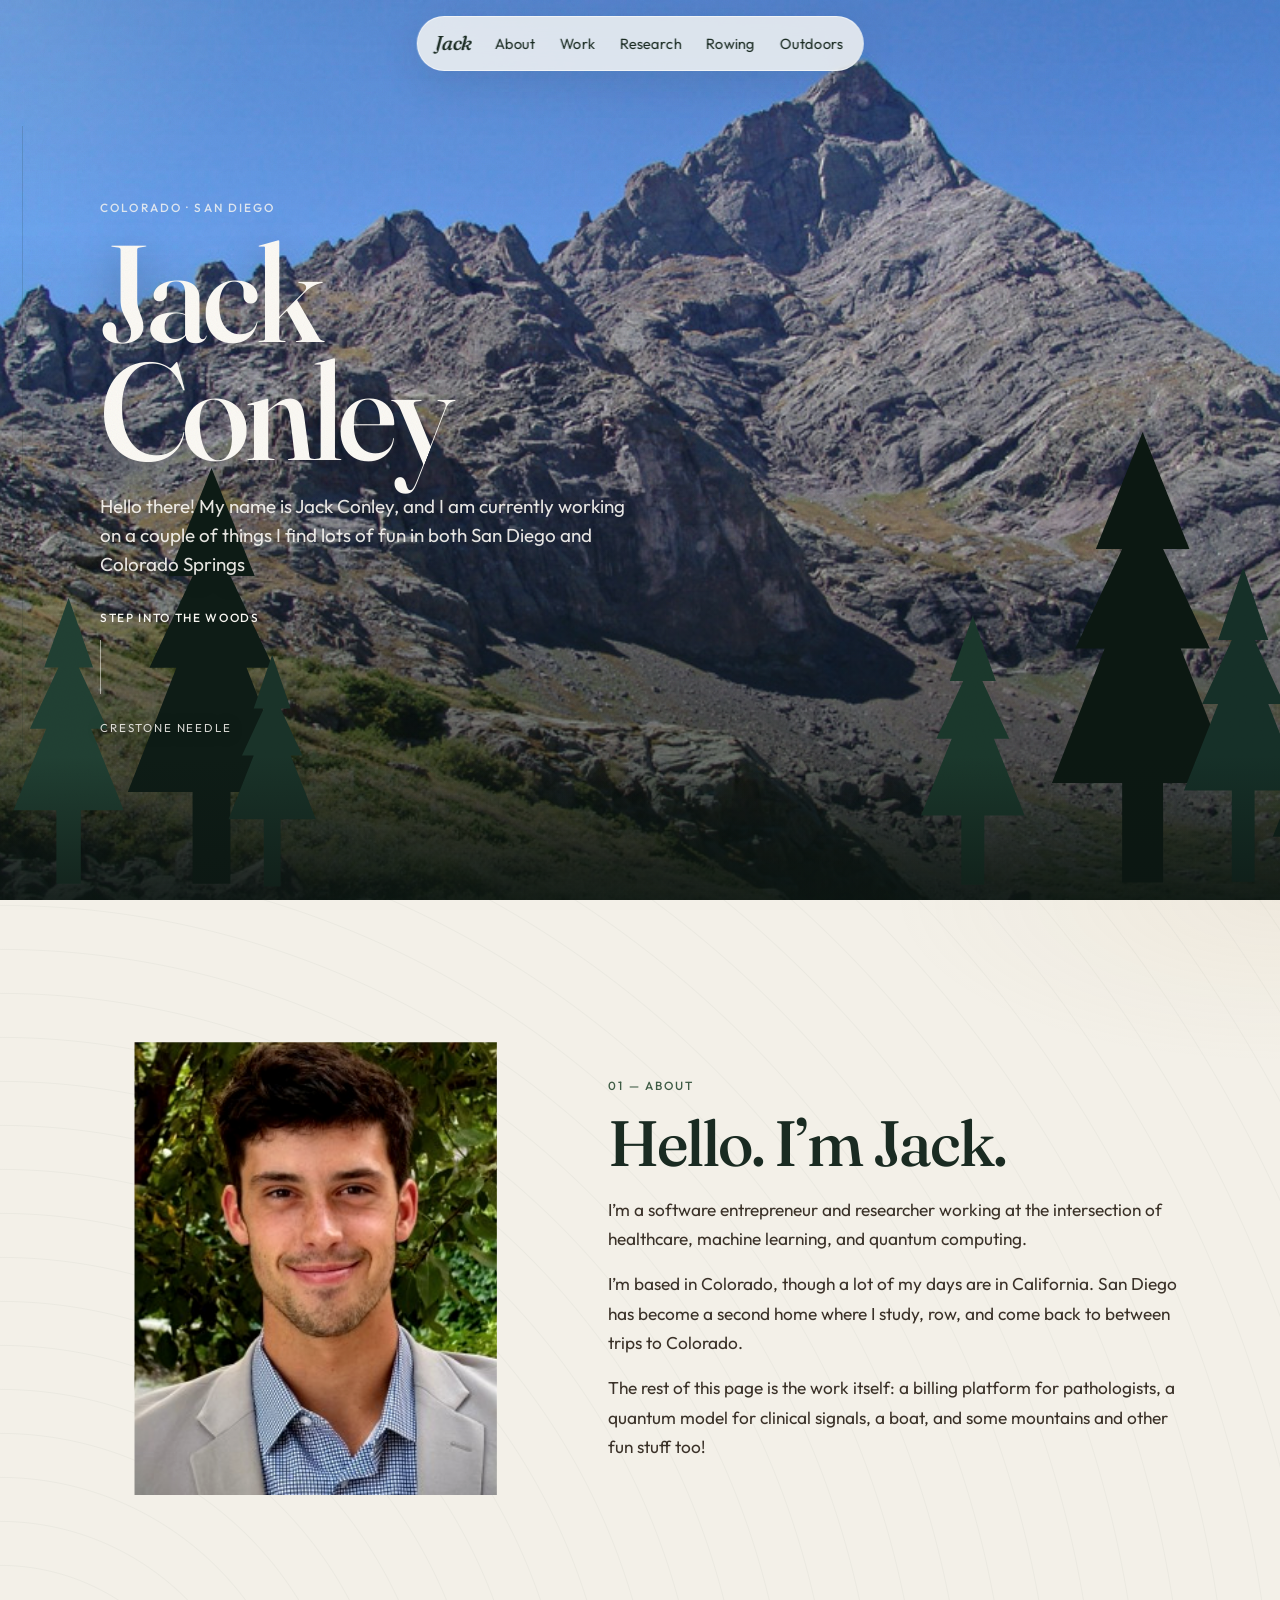
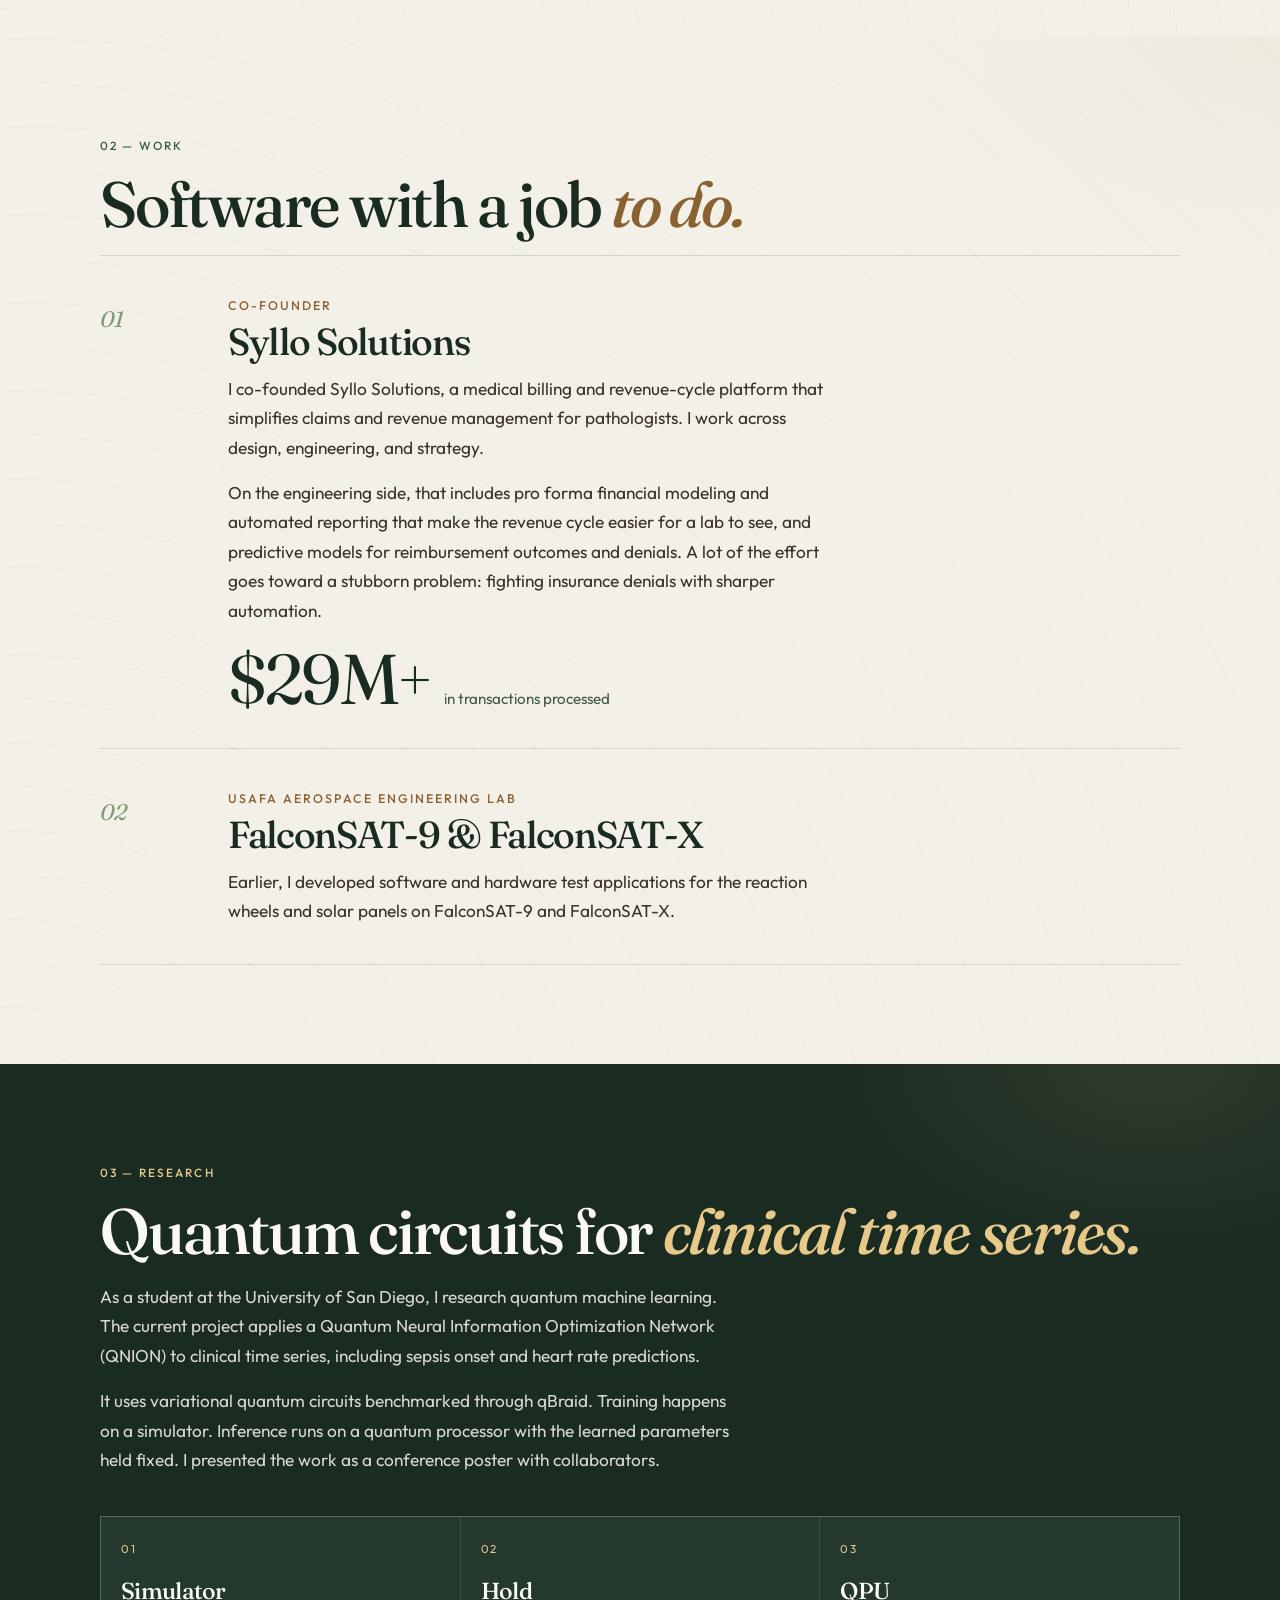
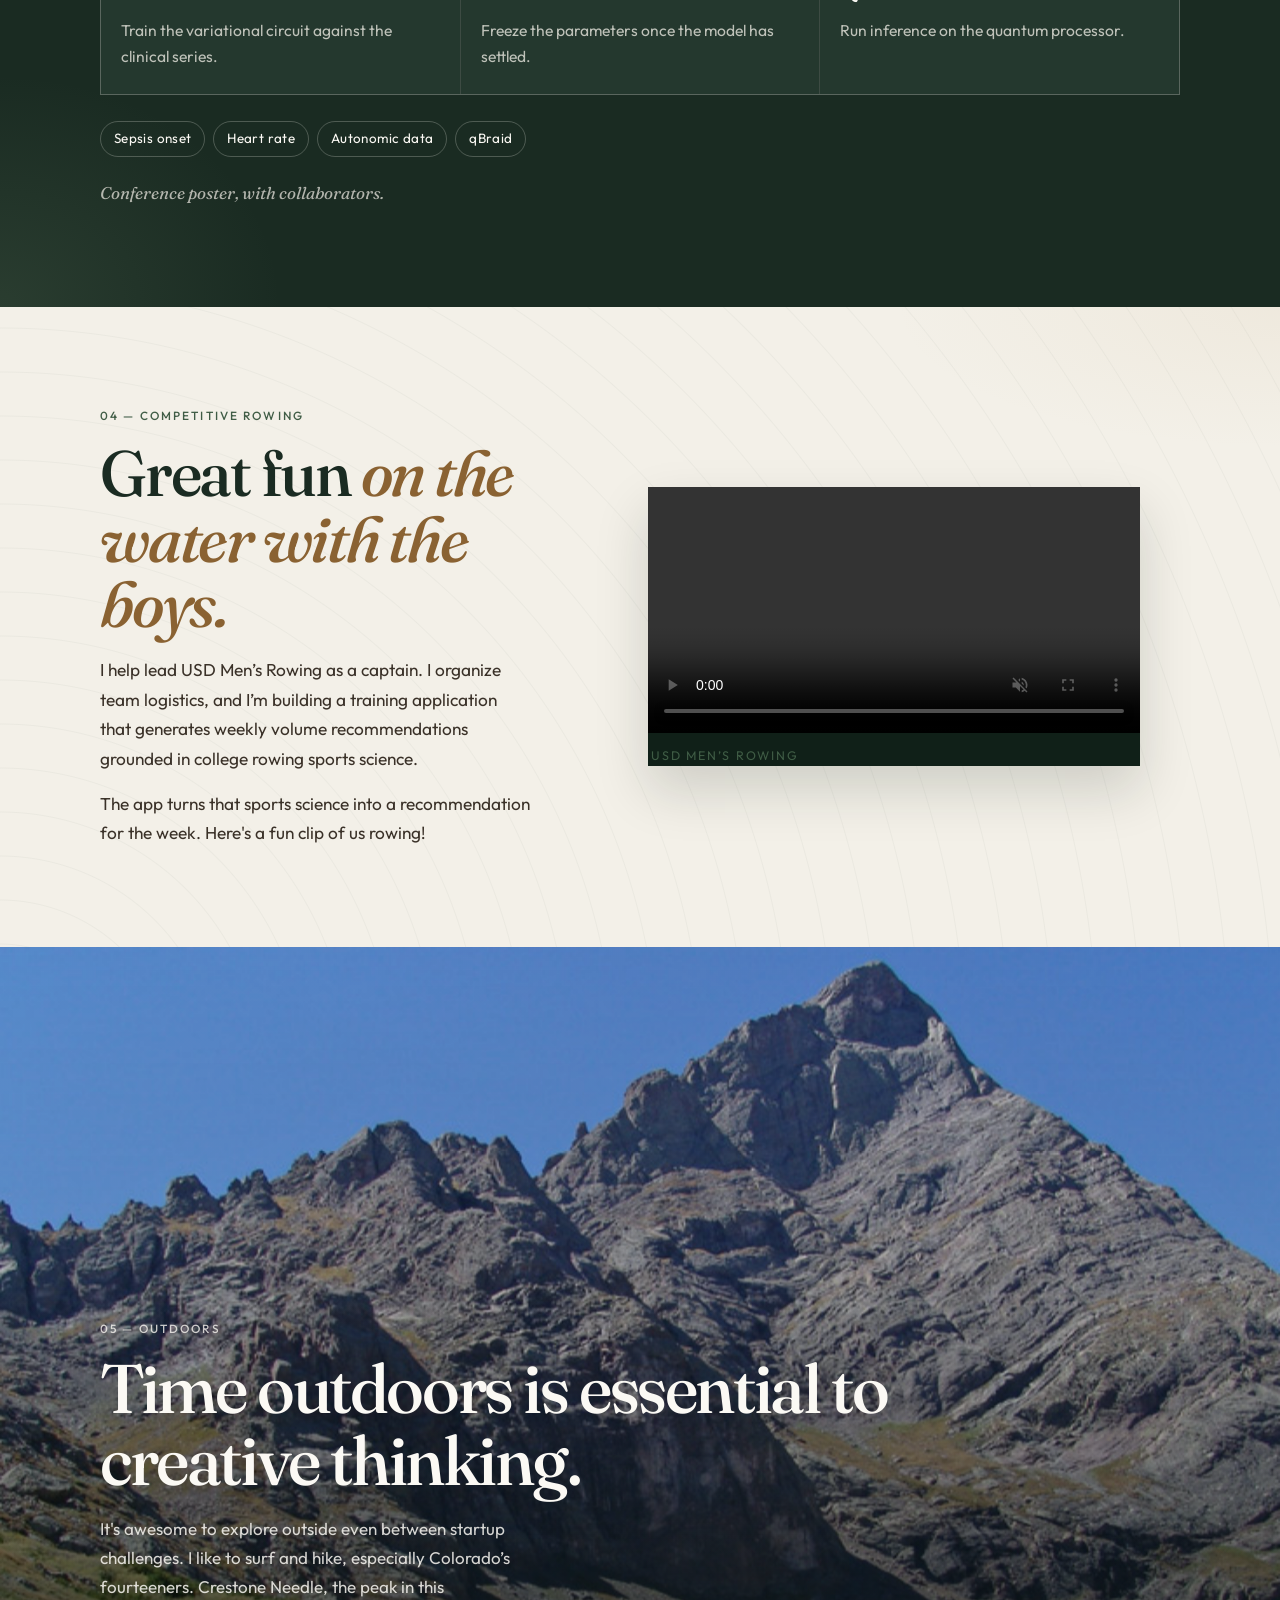
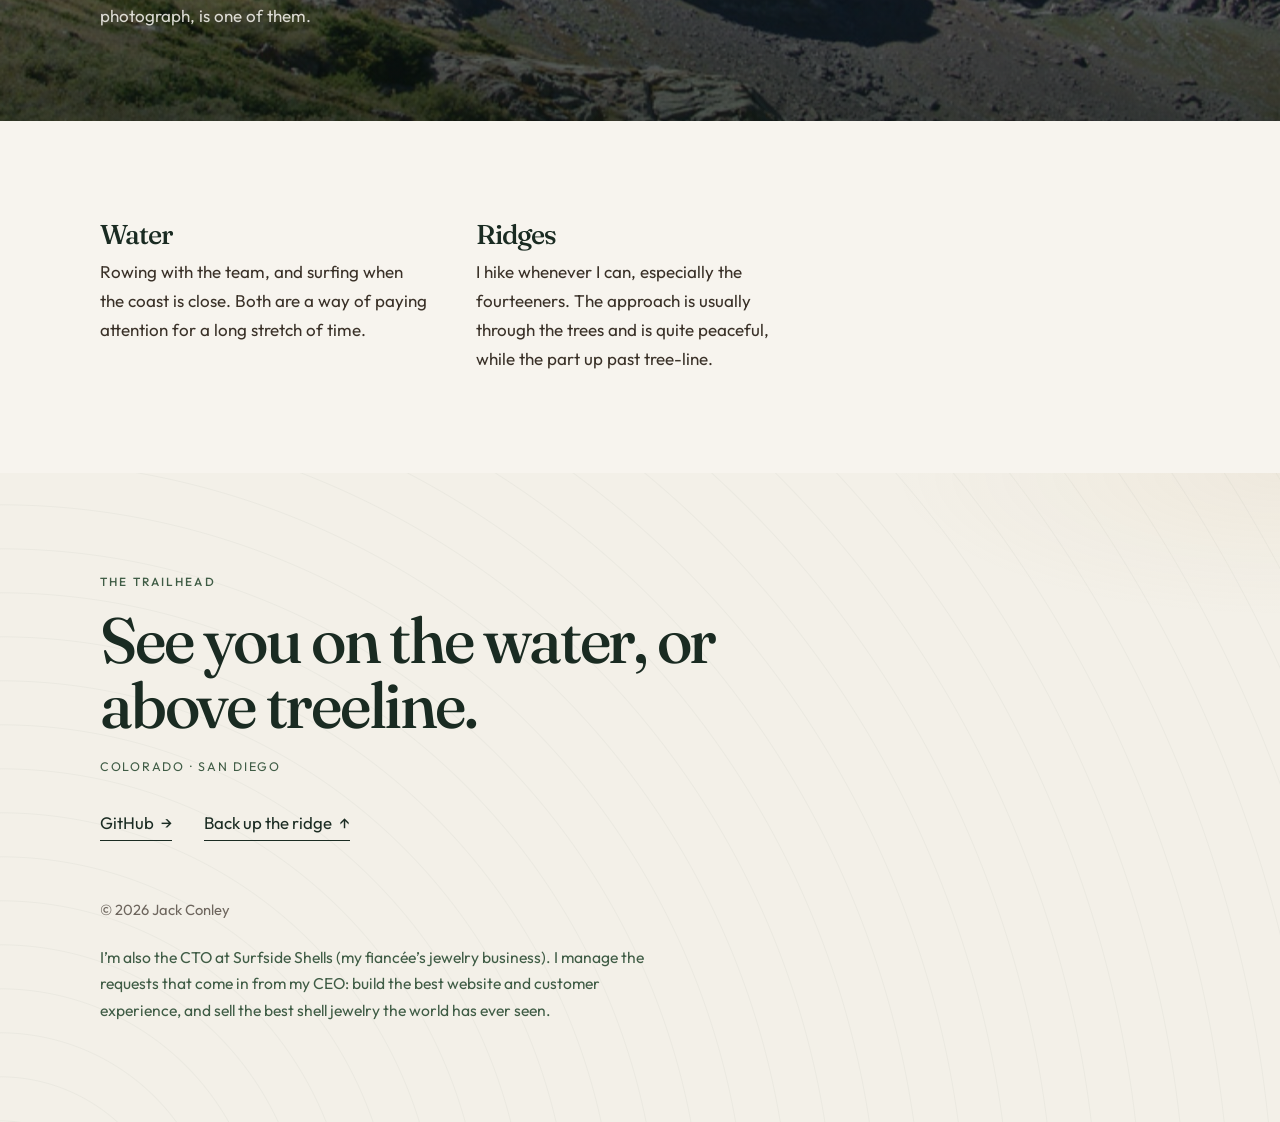
<file: index.html>
<!doctype html>
<html lang="en">
  <head>
    <meta charset="utf-8">
    <meta name="viewport" content="width=device-width, initial-scale=1">
    <title>Jack Conley</title>
    <meta name="description" content="Jack Conley is a software entrepreneur and researcher working across healthcare, machine learning, and quantum computing. Based in Colorado, with San Diego as a second home.">
    <meta name="theme-color" content="#1a2b22">
    <meta property="og:title" content="Jack Conley">
    <meta property="og:description" content="Software entrepreneur and researcher at the intersection of healthcare, machine learning, and quantum computing.">
    <meta property="og:type" content="website">
    <meta property="og:image" content="https://jconley-usd.github.io/images/10019.jpg">
    <link rel="icon" href="data:image/svg+xml,%3Csvg xmlns='http://www.w3.org/2000/svg' viewBox='0 0 32 32'%3E%3Crect fill='%231a2b22' width='32' height='32'/%3E%3Cpath fill='%23e7c98a' d='M16 5l7 16h-3l2 6H10l2-6H9z'/%3E%3C/svg%3E">
    <link rel="preload" as="image" href="images/10019.jpg">
    <link rel="preconnect" href="https://fonts.googleapis.com">
    <link rel="preconnect" href="https://fonts.gstatic.com" crossorigin>
    <link href="https://fonts.googleapis.com/css2?family=Fraunces:ital,opsz,wght@0,9..144,500;1,9..144,500&family=Outfit:wght@400;500&display=swap" rel="stylesheet">
    <link rel="stylesheet" href="css/woods.css">
  </head>
  <body>
    <a class="skip" href="#about">Skip to content</a>
    <div class="progress" aria-hidden="true"></div>
    <div class="sunspot" aria-hidden="true"></div>
    <div class="grain" aria-hidden="true"></div>
    <div class="trail-rail" aria-hidden="true"><span class="trail-fill"></span></div>

    <header class="nav">
      <a class="brand" href="#top">Jack</a>
      <button class="nav-toggle" type="button" aria-expanded="false" aria-controls="site-nav">
        <span class="sr-only">Open menu</span>
        <span class="burger" aria-hidden="true"></span>
      </button>
      <ul class="nav-links" id="site-nav">
        <li><a href="#about">About</a></li>
        <li><a href="#work">Work</a></li>
        <li><a href="#research">Research</a></li>
        <li><a href="#rowing">Rowing</a></li>
        <li><a href="#outdoors">Outdoors</a></li>
      </ul>
    </header>

    <main>
      <section class="hero" id="top">
        <div class="hero-media">
          <img src="images/10019.jpg" alt="Crestone Needle, a fourteener in Colorado’s Sangre de Cristo range, under a clear blue sky">
          <div class="hero-shade"></div>
        </div>
        <div class="drift" aria-hidden="true">
          <span style="--x:12%;--t:16s;--delay:-4s;--s:28px;--c:#e2c27a"></span>
          <span style="--x:28%;--t:19s;--delay:-11s;--s:-36px;--c:#c4894a"></span>
          <span style="--x:47%;--t:21s;--delay:-7s;--s:18px;--c:#d8c49a"></span>
          <span style="--x:63%;--t:15s;--delay:-2s;--s:-22px;--c:#8ea37a"></span>
          <span style="--x:78%;--t:18s;--delay:-14s;--s:32px;--c:#c6a15a"></span>
          <span style="--x:90%;--t:22s;--delay:-9s;--s:-16px;--c:#a67c52"></span>
        </div>
        <div class="grove" aria-hidden="true">
          <svg class="sprite">
            <symbol id="pine-mid" viewBox="0 0 80 150"><path d="M40 2l12 34h-7l14 30h-8l16 40H46v36H34V106H13l16-40h-8l14-30h-7z"/></symbol>
            <symbol id="pine-tall" viewBox="0 0 90 160"><path d="M45 0l16 40h-9l16 34h-10l18 46H52v34H38V120H14l18-46H22l16-34h-9z"/></symbol>
            <symbol id="pine-short" viewBox="0 0 80 150"><path d="M40 4l11 32h-6l13 28h-7l15 38H45v40H35V102H14l15-38h-7l13-28h-6z"/></symbol>
          </svg>
          <svg class="pine" style="--x:-1%;--h:34vh;--d:-1s" viewBox="0 0 80 150"><use href="#pine-mid" fill="#214033"/></svg>
          <svg class="pine" style="--x:7%;--h:48vh;--d:-3.2s" viewBox="0 0 90 160"><use href="#pine-tall" fill="#0e1c16"/></svg>
          <svg class="pine" style="--x:16%;--h:28vh;--d:-0.4s" viewBox="0 0 80 150"><use href="#pine-short" fill="#1a3329"/></svg>
          <svg class="pine" style="--x:70%;--h:32vh;--d:-2.4s" viewBox="0 0 80 150"><use href="#pine-mid" fill="#1b382c"/></svg>
          <svg class="pine" style="--x:79%;--h:52vh;--d:-4.5s" viewBox="0 0 90 160"><use href="#pine-tall" fill="#0c1812"/></svg>
          <svg class="pine" style="--x:90%;--h:38vh;--d:-1.6s" viewBox="0 0 80 150"><use href="#pine-short" fill="#163028"/></svg>
          <svg class="pine" style="--x:98%;--h:24vh;--d:-2.8s" viewBox="0 0 80 150"><use href="#pine-mid" fill="#10241c"/></svg>
        </div>
        <div class="grove-mist" aria-hidden="true"></div>
        <div class="hero-copy">
          <p class="kicker">Colorado · San Diego</p>
          <h1><span>Jack</span><span>Conley</span></h1>
          <p class="lede">Hello there! My name is Jack Conley, and I am currently working on a couple of things I find lots of fun in both San Diego and Colorado Springs</p>
          <a class="step" href="#about">Step into the woods<span class="stem" aria-hidden="true"></span></a>
          <p class="hero-caption">Crestone Needle</p>
        </div>
      </section>

      <section class="sheet" id="about" data-section>
        <div class="wrap about-grid">
          <figure class="portrait reveal">
            <img src="images/1783689280742.jpg" alt="Portrait of Jack Conley in a light gray blazer, with green leaves behind him">
          </figure>
          <div class="reveal" style="--d: 120ms">
            <p class="kicker">01 — About</p>
            <h2>Hello. I’m Jack.</h2>
            <div class="prose">
              <p>I’m a software entrepreneur and researcher working at the intersection of healthcare, machine learning, and quantum computing.</p>
              <p>I’m based in Colorado, though a lot of my days are in California. San Diego has become a second home where I study, row, and come back to between trips to Colorado.</p>
              <p>The rest of this page is the work itself: a billing platform for pathologists, a quantum model for clinical signals, a boat, and some mountains and other fun stuff too!</p>
            </div>
          </div>
        </div>
      </section>

      <section class="sheet" id="work" data-section>
        <div class="wrap">
          <div class="reveal">
            <p class="kicker">02 — Work</p>
            <h2>Software with a job <em>to do.</em></h2>
          </div>

          <article class="entry reveal">
            <div class="index">01</div>
            <div>
              <p class="role">Co-founder</p>
              <h3>Syllo Solutions</h3>
              <div class="prose">
                <p>I co-founded Syllo Solutions, a medical billing and revenue-cycle platform that simplifies claims and revenue management for pathologists. I work across design, engineering, and strategy.</p>
                <p>On the engineering side, that includes pro forma financial modeling and automated reporting that make the revenue cycle easier for a lab to see, and predictive models for reimbursement outcomes and denials. A lot of the effort goes toward a stubborn problem: fighting insurance denials with sharper automation.</p>
              </div>
              <p class="stat">
                <span class="stat-num"><span class="sr-only">Over 30 million dollars</span><span aria-hidden="true">$<span data-count="30">0</span>M+</span></span>
                <span class="stat-label">in transactions processed</span>
              </p>
            </div>
          </article>

          <article class="entry reveal" style="--d: 80ms">
            <div class="index">02</div>
            <div>
              <p class="role">USAFA Aerospace Engineering Lab</p>
              <h3>FalconSAT-9 &amp; FalconSAT-X</h3>
              <div class="prose">
                <p>Earlier, I developed software and hardware test applications for the reaction wheels and solar panels on FalconSAT-9 and FalconSAT-X.</p>
              </div>
            </div>
          </article>
        </div>
      </section>

      <section class="shade" id="research" data-section>
        <div class="wrap">
          <div class="reveal">
            <p class="kicker">03 — Research</p>
            <h2>Quantum circuits for <em>clinical time series.</em></h2>
            <div class="prose">
              <p>As a student at the University of San Diego, I research quantum machine learning. The current project applies a Quantum Neural Information Optimization Network (QNION) to clinical time series, including sepsis onset and heart rate predictions.</p>
              <p>It uses variational quantum circuits benchmarked through qBraid. Training happens on a simulator. Inference runs on a quantum processor with the learned parameters held fixed. I presented the work as a conference poster with collaborators.</p>
            </div>
          </div>
          <ol class="pipeline reveal" style="--d: 100ms">
            <li>
              <span>01</span>
              <strong>Simulator</strong>
              <p>Train the variational circuit against the clinical series.</p>
            </li>
            <li>
              <span>02</span>
              <strong>Hold</strong>
              <p>Freeze the parameters once the model has settled.</p>
            </li>
            <li>
              <span>03</span>
              <strong>QPU</strong>
              <p>Run inference on the quantum processor.</p>
            </li>
          </ol>
          <ul class="chips reveal" style="--d: 160ms">
            <li>Sepsis onset</li>
            <li>Heart rate</li>
            <li>Autonomic data</li>
            <li>qBraid</li>
          </ul>
          <p class="poster-note reveal">Conference poster, with collaborators.</p>
        </div>
      </section>

      <section class="sheet" id="rowing" data-section>
        <div class="wrap boat-grid">
          <div class="reveal">
            <p class="kicker">04 — Competitive Rowing</p>
            <h2>Great fun <em>on the water with the boys.</em></h2>
            <div class="prose">
              <p>I help lead USD Men’s Rowing as a captain. I organize team logistics, and I’m building a training application that generates weekly volume recommendations grounded in college rowing sports science.</p>
              <p>The app turns that sports science into a recommendation for the week. Here's a fun clip of us rowing!</p>
            </div>
          </div>
          <figure class="film reveal" style="--d: 120ms">
            <video controls playsinline muted loop preload="metadata" aria-label="Video of rowing with USD Men’s Rowing">
              <source src="images/IMG_0549.MP4" type="video/mp4">
            </video>
            <figcaption>USD Men’s Rowing</figcaption>
          </figure>
        </div>
      </section>

      <section id="outdoors" data-section>
        <div class="overlook">
          <img src="images/10019.jpg" alt="">
          <div class="overlook-shade"></div>
          <div class="wrap">
            <p class="kicker reveal">05 — Outdoors</p>
            <blockquote class="quote reveal" style="--d: 80ms">Time outdoors is essential to creative thinking.</blockquote>
            <p class="quote-by reveal" style="--d: 140ms">It's awesome to explore outside even between startup challenges. I like to surf and hike, especially Colorado’s fourteeners. Crestone Needle, the peak in this photograph, is one of them.</p>
          </div>
        </div>
        <div class="sheet habits">
          <div class="wrap">
            <ul class="notes">
              <li class="reveal">
                <h3>Water</h3>
                <p>Rowing with the team, and surfing when the coast is close. Both are a way of paying attention for a long stretch of time.</p>
              </li>
              <li class="reveal" style="--d: 80ms">
                <h3>Ridges</h3>
                <p>I hike whenever I can, especially the fourteeners. The approach is usually through the trees and is quite peaceful, while the part up past tree-line.</p>
              </li>
            </ul>
          </div>
        </div>
      </section>
    </main>

    <footer class="sheet close">
      <div class="wrap">
        <p class="kicker">The trailhead</p>
        <h2>See you on the water, or above treeline.</h2>
        <p class="where">Colorado · San Diego</p>
        <div class="links">
          <a class="textlink" href="https://github.com/jconley-usd" target="_blank" rel="noopener noreferrer">GitHub <span aria-hidden="true">→</span></a>
          <a class="textlink" href="#top">Back up the ridge <span aria-hidden="true">↑</span></a>
        </div>
        <p class="fine">© <span id="year">2026</span> Jack Conley</p>
        <p class="postscript">I’m also the CTO at Surfside Shells (my fiancée’s jewelry business). I manage the requests that come in from my CEO: build the best website and customer experience, and sell the best shell jewelry the world has ever seen.</p>
      </div>
    </footer>

    <script src="js/woods.js"></script>
  </body>
</html>
</file>
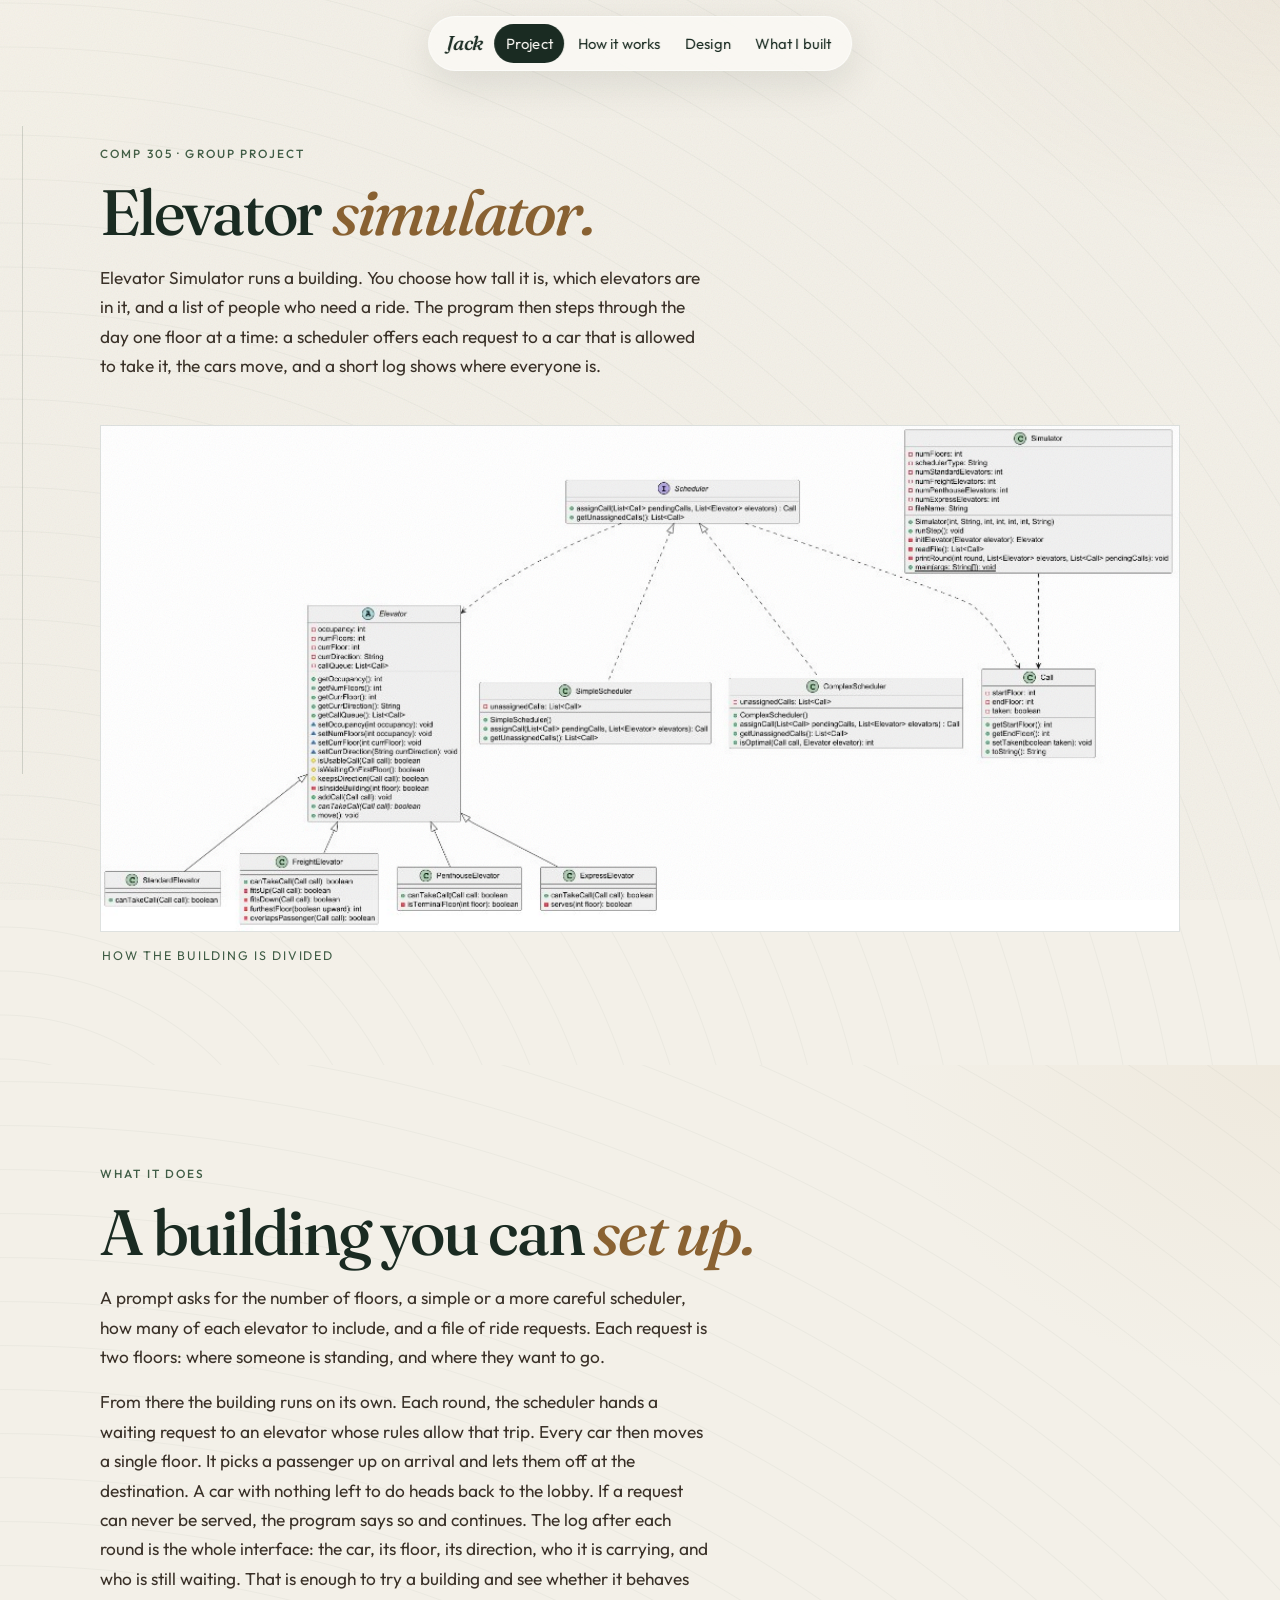
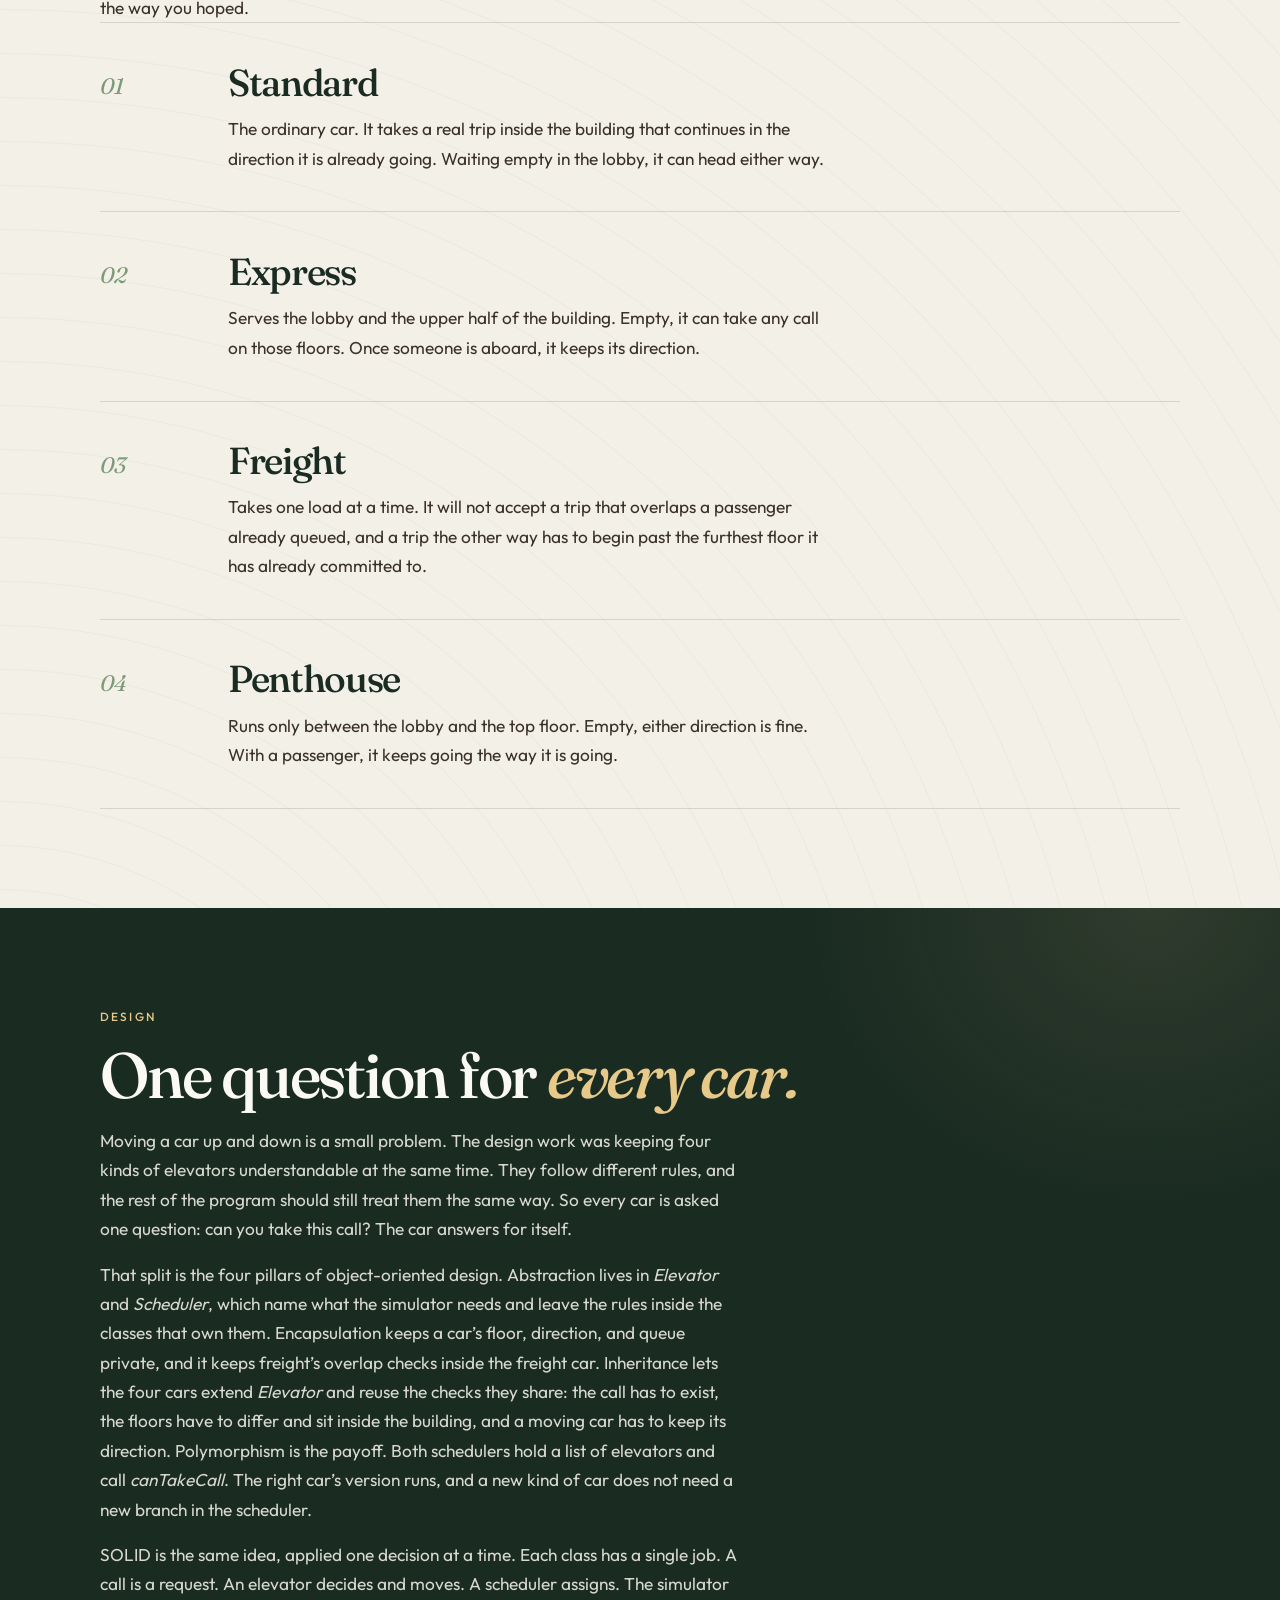
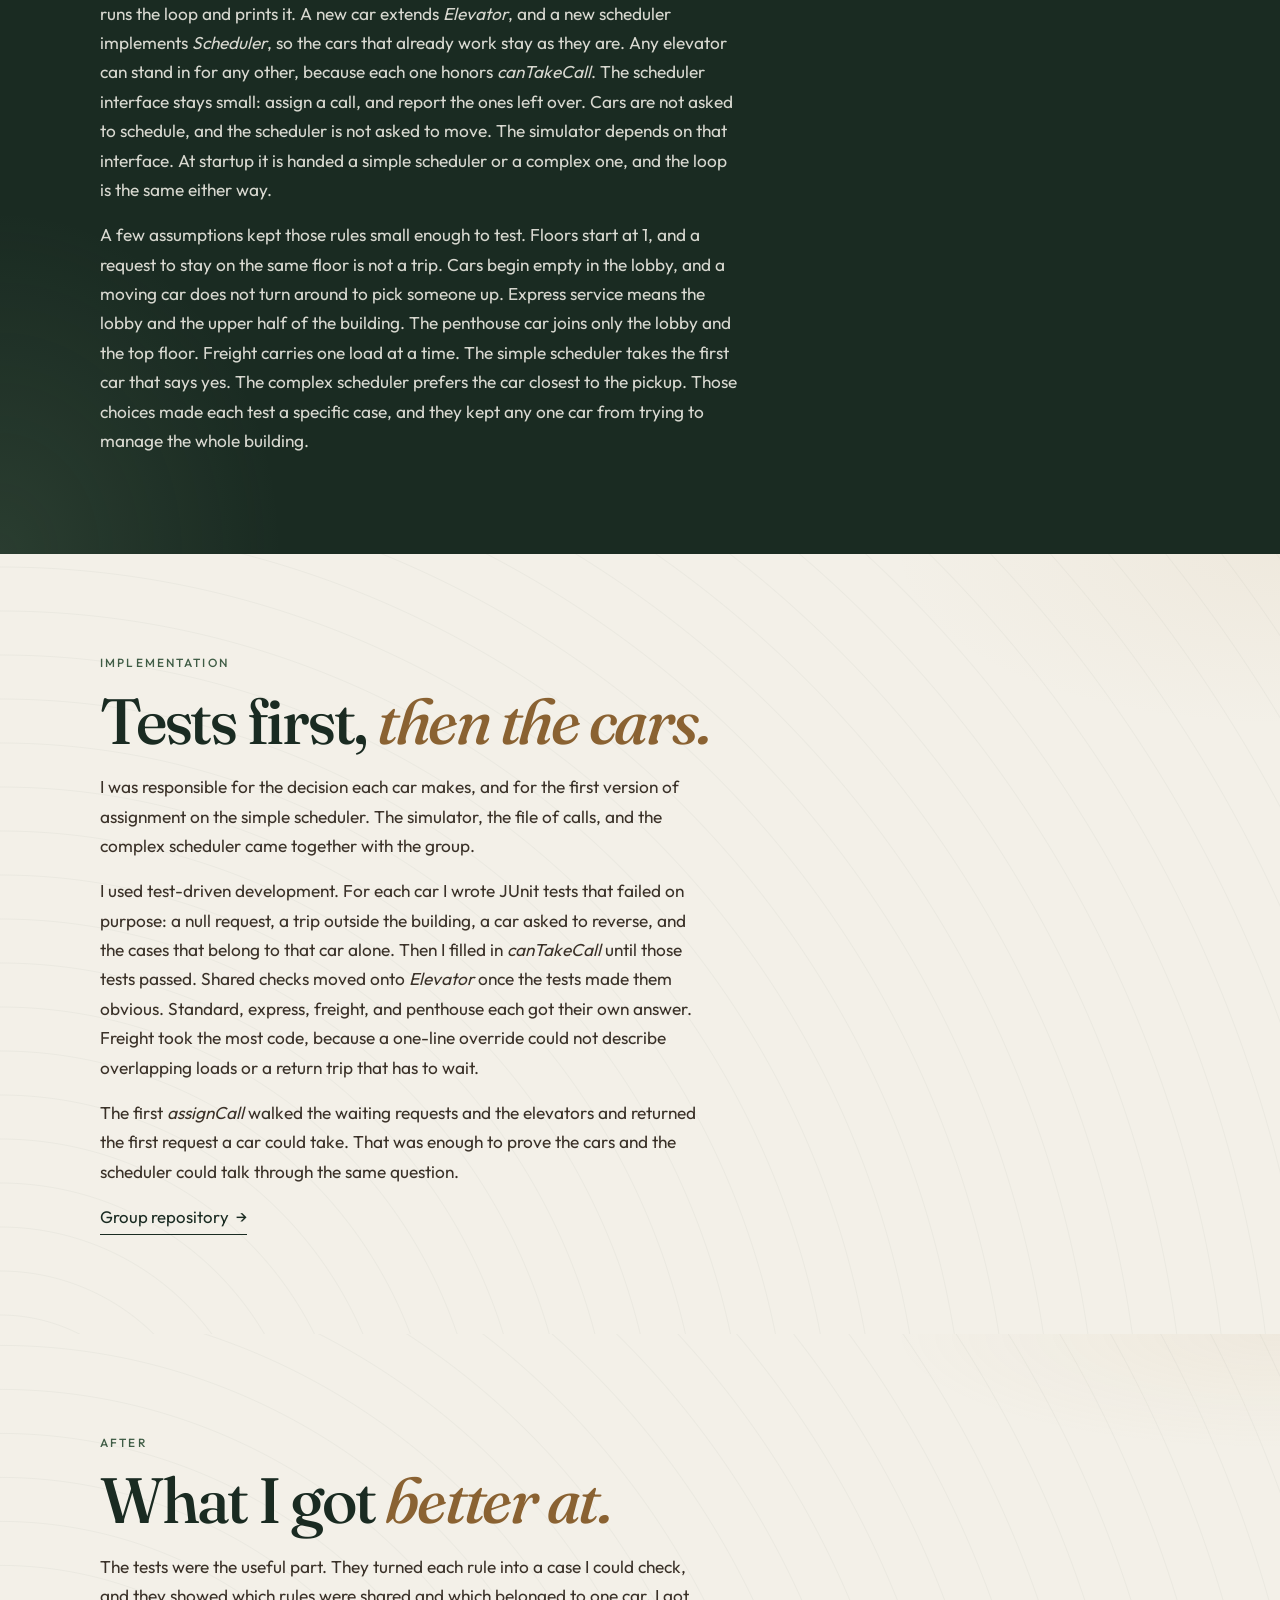
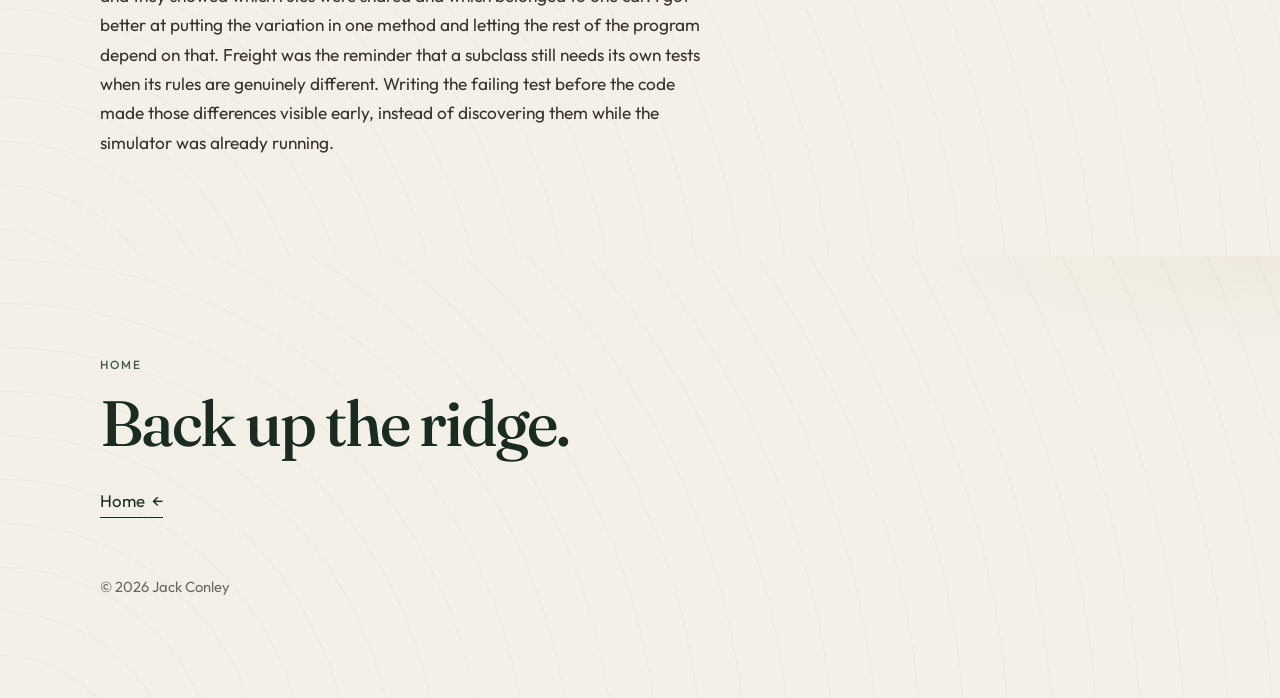
<file: elevator.html>
<!doctype html>
<html lang="en">
  <head>
    <meta charset="utf-8">
    <meta name="viewport" content="width=device-width, initial-scale=1">
    <title>Elevator Simulator — Jack Conley</title>
    <meta name="description" content="An elevator simulator for a building with four kinds of cars, and the part I built: the rules for which trips each car will take.">
    <meta name="robots" content="noindex">
    <meta name="theme-color" content="#1a2b22">
    <link rel="icon" href="data:image/svg+xml,%3Csvg xmlns='http://www.w3.org/2000/svg' viewBox='0 0 32 32'%3E%3Crect fill='%231a2b22' width='32' height='32'/%3E%3Cpath fill='%23e7c98a' d='M16 5l7 16h-3l2 6H10l2-6H9z'/%3E%3C/svg%3E">
    <link rel="preconnect" href="https://fonts.googleapis.com">
    <link rel="preconnect" href="https://fonts.gstatic.com" crossorigin>
    <link href="https://fonts.googleapis.com/css2?family=Fraunces:ital,opsz,wght@0,9..144,500;1,9..144,500&family=Outfit:wght@400;500&display=swap" rel="stylesheet">
    <link rel="stylesheet" href="css/woods.css">
  </head>
  <body>
    <a class="skip" href="#elevator">Skip to content</a>
    <div class="progress" aria-hidden="true"></div>
    <div class="sunspot" aria-hidden="true"></div>
    <div class="grain" aria-hidden="true"></div>
    <div class="trail-rail" aria-hidden="true"><span class="trail-fill"></span></div>

    <header class="nav">
      <a class="brand" href="index.html">Jack</a>
      <button class="nav-toggle" type="button" aria-expanded="false" aria-controls="site-nav">
        <span class="sr-only">Open menu</span>
        <span class="burger" aria-hidden="true"></span>
      </button>
      <ul class="nav-links" id="site-nav">
        <li><a href="#elevator">Project</a></li>
        <li><a href="#works">How it works</a></li>
        <li><a href="#design">Design</a></li>
        <li><a href="#built">What I built</a></li>
      </ul>
    </header>

    <main>
      <section class="sheet lead" id="elevator" data-section>
        <div class="wrap">
          <div class="reveal">
            <p class="kicker">COMP 305 · Group project</p>
            <h2>Elevator <em>simulator.</em></h2>
          </div>
          <div class="prose reveal" style="--d: 80ms">
            <p>Elevator Simulator runs a building. You choose how tall it is, which elevators are in it, and a list of people who need a ride. The program then steps through the day one floor at a time: a scheduler offers each request to a car that is allowed to take it, the cars move, and a short log shows where everyone is.</p>
          </div>
          <figure class="diagram reveal" style="--d: 140ms">
            <div class="diagram-scroll">
              <img src="images/elevator-uml.png" alt="Class diagram of the elevator simulator. Elevator is extended by standard, freight, penthouse, and express cars. Scheduler is implemented by a simple and a complex scheduler. Simulator runs the building and reads calls.">
            </div>
            <figcaption>How the building is divided</figcaption>
          </figure>
        </div>
      </section>

      <section class="sheet" id="works" data-section>
        <div class="wrap">
          <div class="reveal">
            <p class="kicker">What it does</p>
            <h2>A building you can <em>set up.</em></h2>
          </div>
          <div class="prose reveal" style="--d: 80ms">
            <p>A prompt asks for the number of floors, a simple or a more careful scheduler, how many of each elevator to include, and a file of ride requests. Each request is two floors: where someone is standing, and where they want to go.</p>
            <p>From there the building runs on its own. Each round, the scheduler hands a waiting request to an elevator whose rules allow that trip. Every car then moves a single floor. It picks a passenger up on arrival and lets them off at the destination. A car with nothing left to do heads back to the lobby. If a request can never be served, the program says so and continues. The log after each round is the whole interface: the car, its floor, its direction, who it is carrying, and who is still waiting. That is enough to try a building and see whether it behaves the way you hoped.</p>
          </div>

          <article class="entry reveal">
            <div class="index">01</div>
            <div>
              <h3>Standard</h3>
              <div class="prose">
                <p>The ordinary car. It takes a real trip inside the building that continues in the direction it is already going. Waiting empty in the lobby, it can head either way.</p>
              </div>
            </div>
          </article>

          <article class="entry reveal" style="--d: 60ms">
            <div class="index">02</div>
            <div>
              <h3>Express</h3>
              <div class="prose">
                <p>Serves the lobby and the upper half of the building. Empty, it can take any call on those floors. Once someone is aboard, it keeps its direction.</p>
              </div>
            </div>
          </article>

          <article class="entry reveal" style="--d: 80ms">
            <div class="index">03</div>
            <div>
              <h3>Freight</h3>
              <div class="prose">
                <p>Takes one load at a time. It will not accept a trip that overlaps a passenger already queued, and a trip the other way has to begin past the furthest floor it has already committed to.</p>
              </div>
            </div>
          </article>

          <article class="entry reveal" style="--d: 100ms">
            <div class="index">04</div>
            <div>
              <h3>Penthouse</h3>
              <div class="prose">
                <p>Runs only between the lobby and the top floor. Empty, either direction is fine. With a passenger, it keeps going the way it is going.</p>
              </div>
            </div>
          </article>
        </div>
      </section>

      <section class="shade" id="design" data-section>
        <div class="wrap">
          <div class="reveal">
            <p class="kicker">Design</p>
            <h2>One question for <em>every car.</em></h2>
          </div>
          <div class="prose reveal" style="--d: 80ms">
            <p>Moving a car up and down is a small problem. The design work was keeping four kinds of elevators understandable at the same time. They follow different rules, and the rest of the program should still treat them the same way. So every car is asked one question: can you take this call? The car answers for itself.</p>
            <p>That split is the four pillars of object-oriented design. Abstraction lives in <em>Elevator</em> and <em>Scheduler</em>, which name what the simulator needs and leave the rules inside the classes that own them. Encapsulation keeps a car’s floor, direction, and queue private, and it keeps freight’s overlap checks inside the freight car. Inheritance lets the four cars extend <em>Elevator</em> and reuse the checks they share: the call has to exist, the floors have to differ and sit inside the building, and a moving car has to keep its direction. Polymorphism is the payoff. Both schedulers hold a list of elevators and call <em>canTakeCall</em>. The right car’s version runs, and a new kind of car does not need a new branch in the scheduler.</p>
            <p>SOLID is the same idea, applied one decision at a time. Each class has a single job. A call is a request. An elevator decides and moves. A scheduler assigns. The simulator runs the loop and prints it. A new car extends <em>Elevator</em>, and a new scheduler implements <em>Scheduler</em>, so the cars that already work stay as they are. Any elevator can stand in for any other, because each one honors <em>canTakeCall</em>. The scheduler interface stays small: assign a call, and report the ones left over. Cars are not asked to schedule, and the scheduler is not asked to move. The simulator depends on that interface. At startup it is handed a simple scheduler or a complex one, and the loop is the same either way.</p>
            <p>A few assumptions kept those rules small enough to test. Floors start at 1, and a request to stay on the same floor is not a trip. Cars begin empty in the lobby, and a moving car does not turn around to pick someone up. Express service means the lobby and the upper half of the building. The penthouse car joins only the lobby and the top floor. Freight carries one load at a time. The simple scheduler takes the first car that says yes. The complex scheduler prefers the car closest to the pickup. Those choices made each test a specific case, and they kept any one car from trying to manage the whole building.</p>
          </div>
        </div>
      </section>

      <section class="sheet" id="built" data-section>
        <div class="wrap">
          <div class="reveal">
            <p class="kicker">Implementation</p>
            <h2>Tests first, <em>then the cars.</em></h2>
          </div>
          <div class="prose reveal" style="--d: 80ms">
            <p>I was responsible for the decision each car makes, and for the first version of assignment on the simple scheduler. The simulator, the file of calls, and the complex scheduler came together with the group.</p>
            <p>I used test-driven development. For each car I wrote JUnit tests that failed on purpose: a null request, a trip outside the building, a car asked to reverse, and the cases that belong to that car alone. Then I filled in <em>canTakeCall</em> until those tests passed. Shared checks moved onto <em>Elevator</em> once the tests made them obvious. Standard, express, freight, and penthouse each got their own answer. Freight took the most code, because a one-line override could not describe overlapping loads or a return trip that has to wait.</p>
            <p>The first <em>assignCall</em> walked the waiting requests and the elevators and returned the first request a car could take. That was enough to prove the cars and the scheduler could talk through the same question.</p>
            <p><a class="textlink" href="https://github.com/usd-comp-305/comp-305-project-3-group-2" target="_blank" rel="noopener noreferrer">Group repository <span aria-hidden="true">→</span></a></p>
          </div>
        </div>
      </section>

      <section class="sheet" id="learned" data-section>
        <div class="wrap">
          <div class="reveal">
            <p class="kicker">After</p>
            <h2>What I got <em>better at.</em></h2>
          </div>
          <div class="prose reveal" style="--d: 80ms">
            <p>The tests were the useful part. They turned each rule into a case I could check, and they showed which rules were shared and which belonged to one car. I got better at putting the variation in one method and letting the rest of the program depend on that. Freight was the reminder that a subclass still needs its own tests when its rules are genuinely different. Writing the failing test before the code made those differences visible early, instead of discovering them while the simulator was already running.</p>
          </div>
        </div>
      </section>
    </main>

    <footer class="sheet close">
      <div class="wrap">
        <p class="kicker">Home</p>
        <h2>Back up the ridge.</h2>
        <div class="links">
          <a class="textlink" href="index.html">Home <span aria-hidden="true">←</span></a>
        </div>
        <p class="fine">© <span id="year">2026</span> Jack Conley</p>
      </div>
    </footer>

    <script src="js/woods.js"></script>
  </body>
</html>
</file>
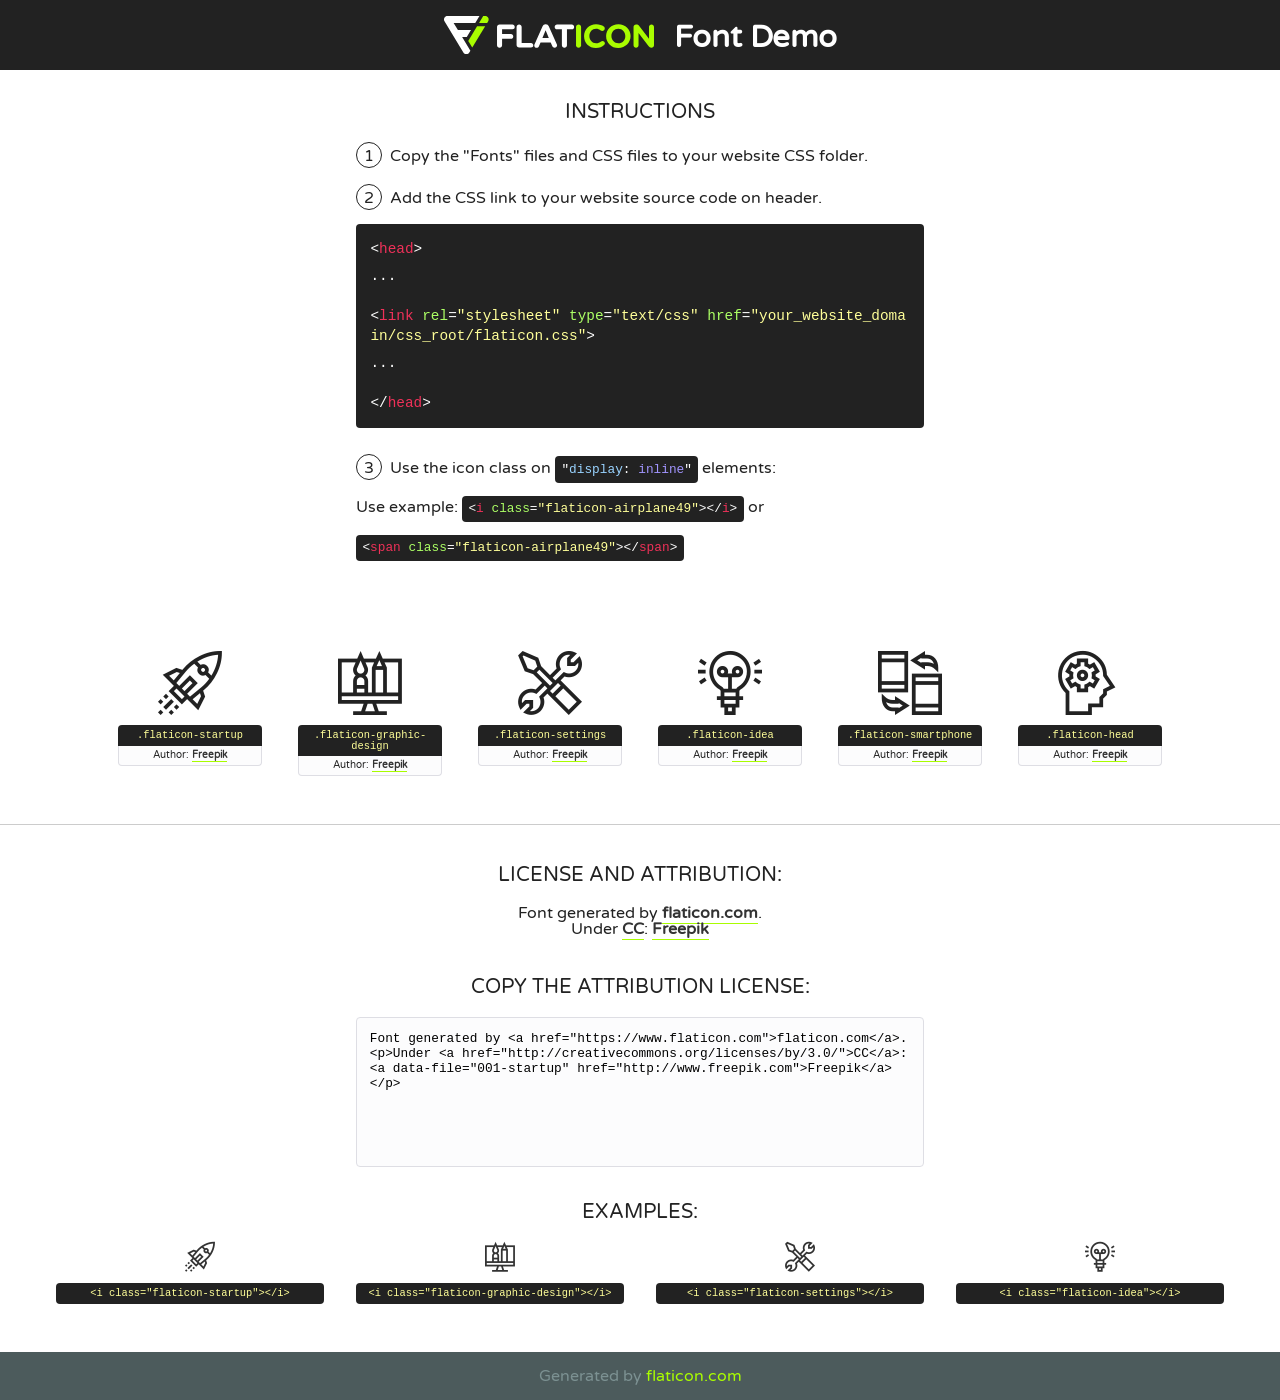
<file: fonts/flaticon/font/flaticon.html>
<!DOCTYPE html>
<!--
  Flaticon icon font: Flaticon
  Creation date: 03/04/2019 06:02
-->
<html>
<!DOCTYPE html>
<html>

<head>
    <title>Flaticon WebFont</title>
    <link href="http://fonts.googleapis.com/css?family=Varela+Round" rel="stylesheet" type="text/css" />
    <link rel="stylesheet" type="text/css" href="flaticon.css">
    <meta charset="UTF-8">
    <style>
    html, body, div, span, applet, object, iframe,
    h1, h2, h3, h4, h5, h6, p, blockquote, pre,
    a, abbr, acronym, address, big, cite, code,
    del, dfn, em, img, ins, kbd, q, s, samp,
    small, strike, strong, sub, sup, tt, var,
    b, u, i, center,
    dl, dt, dd, ol, ul, li,
    fieldset, form, label, legend,
    table, caption, tbody, tfoot, thead, tr, th, td,
    article, aside, canvas, details, embed, 
    figure, figcaption, footer, header, hgroup, 
    menu, nav, output, ruby, section, summary,
    time, mark, audio, video {
        margin: 0;
        padding: 0;
        border: 0;
        font-size: 100%;
        font: inherit;
        vertical-align: baseline;
    }
    /* HTML5 display-role reset for older browsers */
    article, aside, details, figcaption, figure, 
    footer, header, hgroup, menu, nav, section {
        display: block;
    }
    body {
        line-height: 1;
    }
    ol, ul {
        list-style: none;
    }
    blockquote, q {
        quotes: none;
    }
    blockquote:before, blockquote:after,
    q:before, q:after {
        content: '';
        content: none;
    }
    table {
        border-collapse: collapse;
        border-spacing: 0;
    }
    body {
        font-family: 'Varela Round', Helvetica, Arial, sans-serif;
        font-size: 16px;
        color: #222;
    }
    a {
        color: #333;
        border-bottom: 1px solid #a9fd00;
        font-weight: bold;
        text-decoration: none;
    }
    * {
        -moz-box-sizing: border-box;
        -webkit-box-sizing: border-box;
        box-sizing: border-box;
        margin: 0;
        padding: 0;
    }
    [class^="flaticon-"]:before, [class*=" flaticon-"]:before, [class^="flaticon-"]:after, [class*=" flaticon-"]:after {
        font-family: Flaticon;
        font-size: 30px;
        font-style: normal;
        margin-left: 20px;
        color: #333;
    }
    .wrapper {
        max-width: 600px;
        margin: auto;
        padding: 0 1em;
    }
    .title {
        font-size: 1.25em;
        text-align: center;
        margin-bottom: 1em;
        text-transform: uppercase;
    }
    header {
        text-align: center;
        background-color: #222;
        color: #fff;
        padding: 1em;
    }
    header .logo {
        width: 210px;
        height: 38px;
        display: inline-block;
        vertical-align: middle;
        margin-right: 1em;
        border: none;
    }
    header strong {
        font-size: 1.95em;
        font-weight: bold;
        vertical-align: middle;
        margin-top: 5px;
        display: inline-block;
    }
    .demo {
        margin: 2em auto;
        line-height: 1.25em;
    }
    .demo ul li {
        margin-bottom: 1em;
    }
    .demo ul li .num {
        color: #222;
        border-radius: 20px;
        display: inline-block;
        width: 26px;
        padding: 3px;
        height: 26px;
        text-align: center;
        margin-right: 0.5em;
        border: 1px solid #222;
    }
    .demo ul li code {
        background-color: #222;
        border-radius: 4px;
        padding: 0.25em 0.5em;
        display: inline-block;
        color: #fff;
        font-family: Consolas,Monaco,Lucida Console,Liberation Mono,DejaVu Sans Mono,Bitstream Vera Sans Mono,Courier New, monospace;
        font-weight: lighter;
        margin-top: 1em;
        font-size: 0.8em;
        word-break: break-all;
    }
    .demo ul li code.big {
        padding: 1em;
        font-size: 0.9em;
    }
    .demo ul li code .red {
        color: #EF3159;
    }
    .demo ul li code .green {
        color: #ACFF65;
    }
    .demo ul li code .yellow {
        color: #FFFF99;
    }
    .demo ul li code .blue {
        color: #99D3FF;
    }
    .demo ul li code .purple {
        color: #A295FF;
    }
    .demo ul li code .dots {
        margin-top: 0.5em;
        display: block;
    }
    #glyphs {
        border-bottom: 1px solid #ccc;
        padding: 2em 0;
        text-align: center;
    }
    .glyph {
        display: inline-block;
        width: 9em;
        margin: 1em;
        text-align: center;
        vertical-align: top;
        background: #FFF;
    }
    .glyph .glyph-icon {
        padding: 10px;
        display: block;
        font-family:"Flaticon";
        font-size: 64px;
        line-height: 1;
    }
    .glyph .glyph-icon:before {
        font-size: 64px;
        color: #222;
        margin-left: 0;
    }
    .class-name {
        font-size: 0.65em;
        background-color: #222;
        color: #fff;
        border-radius: 4px 4px 0 0;
        padding: 0.5em;
        color: #FFFF99;
        font-family: Consolas,Monaco,Lucida Console,Liberation Mono,DejaVu Sans Mono,Bitstream Vera Sans Mono,Courier New, monospace;
    }
    .author-name {
        font-size: 0.6em;
        background-color: #fcfcfd;
        border: 1px solid #DEDEE4;
        border-top: 0;
        border-radius: 0 0 4px 4px;
        padding: 0.5em;
    }
    .class-name:last-child {
        font-size: 10px;
        color:#888;
    }
    .class-name:last-child a {
        font-size: 10px;
        color:#555;
    }
    .class-name:last-child a:hover {
        color:#a9fd00;
    }
    .glyph > input {
        display: block;
        width: 100px;
        margin: 5px auto;
        text-align: center;
        font-size: 12px;
        cursor: text;
    }
    .glyph > input.icon-input {
        font-family:"Flaticon";
        font-size: 16px;
        margin-bottom: 10px;
    }
    .attribution .title {
        margin-top: 2em;
    }
    .attribution textarea {
        background-color: #fcfcfd;
        padding: 1em;
        border: none;
        box-shadow: none;
        border: 1px solid #DEDEE4;
        border-radius: 4px;
        resize: none;
        width: 100%;
        height: 150px;
        font-size: 0.8em;
        font-family: Consolas,Monaco,Lucida Console,Liberation Mono,DejaVu Sans Mono,Bitstream Vera Sans Mono,Courier New, monospace;
        -webkit-appearance: none;
    }
    .iconsuse {
        margin: 2em auto;
        text-align: center;
        max-width: 1200px;
    }
    .iconsuse:after {
        content: '';
        display: table;
        clear: both;
    }
    .iconsuse .image {
        float: left;
        width: 25%;
        padding: 0 1em;
    }
    .iconsuse .image p {
        margin-bottom: 1em;
    }
    .iconsuse .image span {
        display: block;
        font-size: 0.65em;
        background-color: #222;
        color: #fff;
        border-radius: 4px;
        padding: 0.5em;
        color: #FFFF99;
        margin-top: 1em;
        font-family: Consolas,Monaco,Lucida Console,Liberation Mono,DejaVu Sans Mono,Bitstream Vera Sans Mono,Courier New, monospace;
    }
    #footer {
        text-align: center;
        background-color: #4C5B5C;
        color: #7c9192;
        padding: 1em;
    }
    #footer a {
        border: none;
        color: #a9fd00;
        font-weight: normal;
    }
    @media (max-width: 960px) {
        .iconsuse .image {
            width: 50%;
        }
    }
    @media (max-width: 560px) {
        .iconsuse .image {
            width: 100%;
        }
    }
    </style>
</head>

<body class="characters-off">

    <header>
        <a href="https://www.flaticon.com" target="_blank" class="logo">
            <svg version="1.1" xmlns="http://www.w3.org/2000/svg" xmlns:xlink="http://www.w3.org/1999/xlink" xmlns:a="http://ns.adobe.com/AdobeSVGViewerExtensions/3.0/" viewBox="0 0 560.875 102.036" enable-background="new 0 0 560.875 102.036" xml:space="preserve">
                <defs>
                </defs>
                <g>
                    <g class="letters">
                        <path fill="#ffffff" d="M141.596,29.675c0-3.777,2.985-6.767,6.764-6.767h34.438c3.426,0,6.15,2.728,6.15,6.15
                        c0,3.43-2.724,6.149-6.15,6.149h-27.674v13.091h23.719c3.429,0,6.151,2.724,6.151,6.15c0,3.43-2.723,6.149-6.151,6.149h-23.719
                        v17.574c0,3.773-2.986,6.761-6.764,6.761c-3.779,0-6.764-2.989-6.764-6.761V29.675z"></path>
                        <path fill="#ffffff" d="M193.844,29.149c0-3.781,2.985-6.767,6.764-6.767c3.776,0,6.763,2.985,6.763,6.767v42.957h25.039
                        c3.426,0,6.149,2.726,6.149,6.153c0,3.425-2.723,6.15-6.149,6.15h-31.802c-3.779,0-6.764-2.986-6.764-6.768V29.149z"></path>
                        <path fill="#ffffff" d="M241.891,75.71l21.438-48.407c1.492-3.341,4.215-5.357,7.906-5.357h0.792
                        c3.686,0,6.323,2.017,7.815,5.357l21.439,48.407c0.436,0.967,0.701,1.845,0.701,2.723c0,3.602-2.809,6.501-6.414,6.501
                        c-3.161,0-5.269-1.845-6.499-4.655l-4.132-9.661h-27.059l-4.301,10.102c-1.144,2.631-3.426,4.214-6.237,4.214
                        c-3.517,0-6.24-2.81-6.24-6.325C241.1,77.64,241.451,76.677,241.891,75.71z M279.932,58.666l-8.521-20.297l-8.526,20.297H279.932
                        z"></path>
                        <path fill="#ffffff" d="M314.864,35.387H301.86c-3.429,0-6.239-2.813-6.239-6.238c0-3.429,2.811-6.24,6.239-6.24h39.533
                        c3.426,0,6.237,2.811,6.237,6.24c0,3.425-2.811,6.238-6.237,6.238h-13.001v42.785c0,3.773-2.99,6.761-6.764,6.761
                        c-3.779,0-6.764-2.989-6.764-6.761V35.387z"></path>
                        <path fill="#A9FD00" d="M352.615,29.149c0-3.781,2.985-6.767,6.767-6.767c3.774,0,6.761,2.985,6.761,6.767v49.024
                        c0,3.773-2.987,6.761-6.761,6.761c-3.781,0-6.767-2.989-6.767-6.761V29.149z"></path>
                        <path fill="#A9FD00" d="M374.132,53.836v-0.179c0-17.481,13.178-31.801,32.065-31.801c9.22,0,15.459,2.458,20.557,6.238
                        c1.402,1.054,2.637,2.985,2.637,5.357c0,3.692-2.985,6.59-6.681,6.59c-1.845,0-3.071-0.702-4.044-1.319
                        c-3.776-2.813-7.729-4.393-12.562-4.393c-10.364,0-17.831,8.611-17.831,19.154v0.173c0,10.542,7.291,19.329,17.831,19.329
                        c5.715,0,9.492-1.756,13.359-4.834c1.049-0.874,2.458-1.491,4.039-1.491c3.429,0,6.325,2.813,6.325,6.236
                        c0,2.106-1.056,3.78-2.282,4.834c-5.539,4.834-12.036,7.733-21.878,7.733C387.572,85.464,374.132,71.493,374.132,53.836z"></path>
                        <path fill="#A9FD00" d="M433.009,53.836v-0.179c0-17.481,13.79-31.801,32.766-31.801c18.981,0,32.592,14.143,32.592,31.628v0.173
                        c0,17.483-13.785,31.807-32.769,31.807C446.625,85.464,433.009,71.32,433.009,53.836z M484.224,53.836v-0.179
                        c0-10.539-7.725-19.326-18.626-19.326c-10.893,0-18.449,8.611-18.449,19.154v0.173c0,10.542,7.73,19.329,18.626,19.329
                        C476.676,72.986,484.224,64.378,484.224,53.836z"></path>
                        <path fill="#A9FD00" d="M506.233,29.321c0-3.774,2.99-6.763,6.767-6.763h1.401c3.252,0,5.183,1.583,7.029,3.953l26.093,34.265
                        V29.059c0-3.692,2.99-6.677,6.681-6.677c3.683,0,6.671,2.985,6.671,6.677v48.934c0,3.78-2.987,6.765-6.764,6.765h-0.436
                        c-3.257,0-5.188-1.581-7.034-3.953l-27.056-35.492v32.944c0,3.687-2.985,6.676-6.678,6.676c-3.683,0-6.673-2.989-6.673-6.676
                        V29.321z"></path>
                    </g>
                    <g class="insignia">
                        <path fill="#ffffff" d="M48.372,56.137h12.517l11.156-18.537H37.186L25.688,18.539h57.825L94.668,0H9.271
                        C5.925,0,2.842,1.801,1.198,4.716c-1.644,2.907-1.593,6.482,0.134,9.343l50.38,83.501c1.678,2.781,4.689,4.476,7.938,4.476
                        c3.246,0,6.257-1.695,7.935-4.476l2.898-4.804L48.372,56.137z"></path>
                        <g class="i">
                            <path fill="#A9FD00" d="M93.575,18.539h0.031v0.004l21.652,0.004l2.705-4.488c1.727-2.861,1.778-6.436,0.133-9.343
                            C116.454,1.801,113.371,0,110.026,0h-5.294L93.575,18.539z"></path>
                            <polygon fill="#A9FD00" points="88.291,27.356 64.725,66.486 75.519,84.404 109.942,27.356"></polygon>
                        </g>
                    </g>
                </g>
            </svg>
        </a>
        <strong>Font Demo</strong>
    </header>


    <section class="demo wrapper">

        <p class="title">Instructions</p>

        <ul>
            <li>
                <span class="num">1</span>Copy the "Fonts" files and CSS files to your website CSS folder.
            </li>
            <li>
                <span class="num">2</span>Add the CSS link to your website source code on header.
                <code class="big">
                    &lt;<span class="red">head</span>&gt;
                    <br/><span class="dots">...</span>
                    <br/>&lt;<span class="red">link</span> <span class="green">rel</span>=<span class="yellow">"stylesheet"</span> <span class="green">type</span>=<span class="yellow">"text/css"</span> <span class="green">href</span>=<span class="yellow">"your_website_domain/css_root/flaticon.css"</span>&gt;
                    <br/><span class="dots">...</span>
                    <br/>&lt;/<span class="red">head</span>&gt;
                </code>
            </li>

            <li>
                <p>
                    <span class="num">3</span>Use the icon class on <code>"<span class="blue">display</span>:<span class="purple"> inline</span>"</code> elements:
                    <br />
                    Use example: <code>&lt;<span class="red">i</span> <span class="green">class</span>=<span class="yellow">&quot;flaticon-airplane49&quot;</span>&gt;&lt;/<span class="red">i</span>&gt;</code> or <code>&lt;<span class="red">span</span> <span class="green">class</span>=<span class="yellow">&quot;flaticon-airplane49&quot;</span>&gt;&lt;/<span class="red">span</span>&gt;</code>
            </li>
        </ul>

    </section>




   <section id="glyphs">          
    
      
        <div class="glyph"><div class="glyph-icon flaticon-startup"></div>
            <div class="class-name">.flaticon-startup</div>
            <div class="author-name">Author: <a data-file="001-startup" href="http://www.freepik.com">Freepik</a> </div> 
        </div>        
        
        <div class="glyph"><div class="glyph-icon flaticon-graphic-design"></div>
            <div class="class-name">.flaticon-graphic-design</div>
            <div class="author-name">Author: <a data-file="002-graphic-design" href="http://www.freepik.com">Freepik</a> </div> 
        </div>        
        
        <div class="glyph"><div class="glyph-icon flaticon-settings"></div>
            <div class="class-name">.flaticon-settings</div>
            <div class="author-name">Author: <a data-file="003-settings" href="http://www.freepik.com">Freepik</a> </div> 
        </div>        
        
        <div class="glyph"><div class="glyph-icon flaticon-idea"></div>
            <div class="class-name">.flaticon-idea</div>
            <div class="author-name">Author: <a data-file="004-idea" href="http://www.freepik.com">Freepik</a> </div> 
        </div>        
        
        <div class="glyph"><div class="glyph-icon flaticon-smartphone"></div>
            <div class="class-name">.flaticon-smartphone</div>
            <div class="author-name">Author: <a data-file="005-smartphone" href="http://www.freepik.com">Freepik</a> </div> 
        </div>        
        
        <div class="glyph"><div class="glyph-icon flaticon-head"></div>
            <div class="class-name">.flaticon-head</div>
            <div class="author-name">Author: <a data-file="006-head" href="http://www.freepik.com">Freepik</a> </div> 
        </div>        
        

    </section>



    <section class="attribution wrapper"   style="text-align:center;">

      <div class="title">License and attribution:</div><div class="attrDiv">Font generated by <a href="https://www.flaticon.com">flaticon.com</a>. <div><p>Under <a href="http://creativecommons.org/licenses/by/3.0/">CC</a>: <a data-file="001-startup" href="http://www.freepik.com">Freepik</a></p>  </div>
      </div>
      <div class="title">Copy the Attribution License:</div>

    <textarea onclick="this.focus();this.select();">Font generated by &lt;a href=&quot;https://www.flaticon.com&quot;&gt;flaticon.com&lt;/a&gt;. <p>Under <a href="http://creativecommons.org/licenses/by/3.0/">CC</a>: <a data-file="001-startup" href="http://www.freepik.com">Freepik</a></p>  
     </textarea>

    </section>

    <section class="iconsuse">

          <div class="title">Examples:</div>            
             
            <div class="image">
                <p>
                    <i class="glyph-icon flaticon-startup"></i> 
                    <span>&lt;i class=&quot;flaticon-startup&quot;&gt;&lt;/i&gt;</span>
                </p>
            </div>
            
            <div class="image">
                <p>
                    <i class="glyph-icon flaticon-graphic-design"></i> 
                    <span>&lt;i class=&quot;flaticon-graphic-design&quot;&gt;&lt;/i&gt;</span>
                </p>
            </div>
            
            <div class="image">
                <p>
                    <i class="glyph-icon flaticon-settings"></i> 
                    <span>&lt;i class=&quot;flaticon-settings&quot;&gt;&lt;/i&gt;</span>
                </p>
            </div>
            
            <div class="image">
                <p>
                    <i class="glyph-icon flaticon-idea"></i> 
                    <span>&lt;i class=&quot;flaticon-idea&quot;&gt;&lt;/i&gt;</span>
                </p>
            </div>
                       
        </div>
                            
    </section>

<div id="footer">
    <div>Generated by <a href="https://www.flaticon.com">flaticon.com</a>
    </div>
</div>



</body>
</html>
</file>
<file: css/woods.css>
:root {
  --ink: #1a2b22;
  --bark: #3a3128;
  --moss: #3f5c45;
  --fern: #7d9a78;
  --paper: #f3f0e8;
  --paper-2: #f7f4ee;
  --cream: #fbf9f4;
  --amber: #c4a574;
  --amber-deep: #8a6232;
  --gold: #e7c98a;
  --shade: #1a2b22;
  --shade-2: #24382e;
  --line: rgba(26, 43, 34, 0.14);
  --serif: "Fraunces", "Iowan Old Style", Palatino, Georgia, serif;
  --sans: "Outfit", "Segoe UI", Helvetica, Arial, sans-serif;
  --ease: cubic-bezier(0.16, 1, 0.3, 1);
  --wrap: min(1080px, calc(100% - 3rem));
}

*,
*::before,
*::after {
  box-sizing: border-box;
}

html {
  scroll-behavior: smooth;
  scroll-padding-top: 6rem;
  background: #102018;
}

body {
  margin: 0;
  color: var(--bark);
  background: var(--paper);
  font-family: var(--sans);
  font-size: 1.0625rem;
  font-weight: 400;
  line-height: 1.7;
  text-rendering: optimizeLegibility;
  -webkit-font-smoothing: antialiased;
  overflow-x: clip;
}

body.menu-open {
  overflow: hidden;
}

::selection {
  background: #e4d3ae;
  color: var(--ink);
}

img,
video {
  max-width: 100%;
}

a {
  color: inherit;
}

:focus-visible {
  outline: 2px solid var(--amber-deep);
  outline-offset: 3px;
}

.sr-only {
  position: absolute;
  width: 1px;
  height: 1px;
  padding: 0;
  margin: -1px;
  overflow: hidden;
  clip: rect(0, 0, 0, 0);
  white-space: nowrap;
  border: 0;
}

.skip {
  position: absolute;
  left: 1rem;
  top: -4rem;
  z-index: 100;
  background: var(--cream);
  color: var(--ink);
  padding: 0.55rem 0.8rem;
  text-decoration: none;
}

.skip:focus {
  top: 0.8rem;
}

.progress {
  position: fixed;
  inset: 0 0 auto 0;
  height: 2px;
  background: linear-gradient(90deg, var(--moss), var(--amber));
  transform: scaleX(0);
  transform-origin: 0 50%;
  z-index: 80;
  pointer-events: none;
}

.sunspot {
  position: fixed;
  left: 0;
  top: 0;
  z-index: 5;
  width: 540px;
  height: 540px;
  margin: -270px 0 0 -270px;
  border-radius: 50%;
  pointer-events: none;
  background: radial-gradient(circle, rgba(255, 214, 150, 0.28), rgba(255, 214, 150, 0) 68%);
  mix-blend-mode: soft-light;
  opacity: 0;
  transition: opacity 0.6s ease;
}

html.has-pointer .sunspot {
  opacity: 1;
}

.grain {
  position: fixed;
  inset: 0;
  z-index: 4;
  pointer-events: none;
  opacity: 0.14;
  mix-blend-mode: multiply;
  background-image: url("data:image/svg+xml;utf8,<svg xmlns='http://www.w3.org/2000/svg' width='180' height='180'><filter id='n'><feTurbulence type='fractalNoise' baseFrequency='0.85' numOctaves='2' stitchTiles='stitch'/></filter><rect width='100%' height='100%' filter='url(%23n)' opacity='0.55'/></svg>");
}

.trail-rail {
  position: fixed;
  top: 14vh;
  bottom: 14vh;
  left: 1.35rem;
  width: 1px;
  background: rgba(26, 43, 34, 0.16);
  z-index: 30;
  pointer-events: none;
}

.trail-fill {
  display: block;
  width: 100%;
  height: 100%;
  background: var(--amber);
  transform: scaleY(0);
  transform-origin: top center;
}

.nav {
  position: fixed;
  z-index: 40;
  top: 16px;
  left: 50%;
  transform: translateX(-50%);
  display: flex;
  align-items: center;
  gap: 0.4rem;
  width: max-content;
  max-width: calc(100% - 1.5rem);
  padding: 0.45rem 0.5rem 0.45rem 1.05rem;
  background: rgba(251, 249, 244, 0.82);
  border: 1px solid rgba(255, 255, 255, 0.55);
  border-radius: 999px;
  box-shadow: 0 12px 40px rgba(16, 32, 24, 0.1);
  backdrop-filter: blur(16px);
}

.brand {
  font-family: var(--serif);
  font-weight: 500;
  font-style: italic;
  font-size: 1.25rem;
  letter-spacing: -0.03em;
  text-decoration: none;
  color: var(--ink);
  padding-right: 0.35rem;
}

.nav-links {
  display: flex;
  align-items: center;
  gap: 0.1rem;
  list-style: none;
  margin: 0;
  padding: 0;
}

.nav-links a {
  display: inline-block;
  text-decoration: none;
  color: var(--ink);
  font-size: 0.92rem;
  letter-spacing: 0.01em;
  padding: 0.42rem 0.72rem;
  border-radius: 999px;
  transition: background 0.35s ease, color 0.35s ease;
}

.nav-links a:hover {
  background: rgba(26, 43, 34, 0.06);
}

.nav-links a.is-current {
  background: var(--ink);
  color: var(--cream);
}

.nav-toggle {
  display: none;
  width: 42px;
  height: 42px;
  border: 0;
  border-radius: 50%;
  background: transparent;
  color: var(--ink);
  cursor: pointer;
}

.burger,
.burger::before,
.burger::after {
  display: block;
  width: 16px;
  height: 1.5px;
  background: currentColor;
  position: relative;
  transition: transform 0.35s var(--ease), opacity 0.2s ease;
}

.burger::before,
.burger::after {
  content: "";
  position: absolute;
  left: 0;
}

.burger::before {
  top: -6px;
}

.burger::after {
  top: 6px;
}

.nav.is-open .burger {
  background: transparent;
}

.nav.is-open .burger::before {
  top: 0;
  transform: rotate(40deg);
}

.nav.is-open .burger::after {
  top: 0;
  transform: rotate(-40deg);
}

.wrap {
  width: var(--wrap);
  margin-inline: auto;
}

.kicker {
  margin: 0 0 0.9rem;
  font-size: 0.74rem;
  font-weight: 500;
  letter-spacing: 0.18em;
  text-transform: uppercase;
  color: var(--moss);
}

h1,
h2,
h3 {
  font-family: var(--serif);
  font-weight: 500;
  letter-spacing: -0.035em;
  color: var(--ink);
}

h1 {
  margin: 0;
  font-size: clamp(4.4rem, 12vw, 8.6rem);
  line-height: 0.86;
  color: var(--cream);
  text-shadow: 0 10px 40px rgba(0, 0, 0, 0.28);
}

h1 span {
  display: block;
}

h2 {
  margin: 0 0 1.2rem;
  font-size: clamp(2.5rem, 5vw, 4.15rem);
  line-height: 1.02;
}

h2 em,
.quote em {
  font-style: italic;
  font-weight: 500;
  color: var(--amber-deep);
}

h3 {
  margin: 0 0 0.7rem;
  font-size: clamp(1.8rem, 3vw, 2.35rem);
  line-height: 1.1;
}

p {
  margin: 0;
}

p + p {
  margin-top: 1rem;
}

.hero {
  position: relative;
  min-height: 100vh;
  min-height: 100dvh;
  display: flex;
  align-items: flex-end;
  overflow: hidden;
  color: var(--cream);
  background: #14241c;
}

.hero-media,
.hero-media img,
.hero-shade {
  position: absolute;
  inset: 0;
}

.hero-media img {
  width: 100%;
  height: 100%;
  object-fit: cover;
  object-position: center 42%;
  transform-origin: 62% 40%;
  opacity: 0;
  animation: fade-in 1.5s ease 0.15s forwards, ken 32s ease-in-out 1.2s infinite alternate;
}

.hero-shade {
  background:
    linear-gradient(180deg, rgba(12, 24, 20, 0.05) 0%, rgba(12, 24, 20, 0) 26%, rgba(12, 24, 20, 0.28) 62%, rgba(8, 16, 13, 0.78) 100%);
}

.grove,
.grove-mist {
  position: absolute;
  inset: auto 0 0 0;
  pointer-events: none;
  z-index: 2;
}

.grove {
  height: 54vh;
}

.sprite {
  position: absolute;
  width: 0;
  height: 0;
  overflow: hidden;
}

.pine {
  position: absolute;
  bottom: 0;
  left: var(--x);
  height: var(--h);
  width: auto;
  transform-origin: 50% 100%;
  animation: breeze 8.5s ease-in-out var(--d) infinite alternate;
}

.grove-mist {
  height: 16vh;
  background: linear-gradient(to top, rgba(12, 22, 18, 0.72), rgba(12, 22, 18, 0));
}

.drift {
  position: absolute;
  inset: 0;
  pointer-events: none;
  z-index: 2;
}

.drift span {
  position: absolute;
  top: -8%;
  left: var(--x);
  width: 12px;
  height: 8px;
  background: var(--c);
  border-radius: 0 80% 0 80%;
  opacity: 0;
  animation: fall var(--t) linear var(--delay) infinite;
}

.hero-copy {
  position: relative;
  z-index: 3;
  width: var(--wrap);
  margin: 0 auto 18vh;
}

.hero .kicker {
  color: rgba(251, 249, 244, 0.82);
}

.lede {
  max-width: 34rem;
  margin-top: 1.4rem;
  font-size: 1.18rem;
  line-height: 1.55;
  color: rgba(251, 249, 244, 0.92);
  text-shadow: 0 8px 24px rgba(0, 0, 0, 0.25);
}

.step {
  display: inline-flex;
  flex-direction: column;
  align-items: flex-start;
  gap: 0.75rem;
  margin-top: 1.8rem;
  color: var(--cream);
  text-decoration: none;
  letter-spacing: 0.14em;
  text-transform: uppercase;
  font-size: 0.74rem;
  font-weight: 500;
}

.stem {
  display: block;
  width: 1px;
  height: 54px;
  background: rgba(251, 249, 244, 0.55);
  position: relative;
  overflow: hidden;
}

.stem::after {
  content: "";
  position: absolute;
  left: 0;
  top: -100%;
  width: 100%;
  height: 100%;
  background: var(--gold);
  animation: drip 1.8s ease-in-out infinite;
}

.hero-caption {
  margin: 1.5rem 0 0;
  font-size: 0.72rem;
  letter-spacing: 0.16em;
  text-transform: uppercase;
  color: rgba(251, 249, 244, 0.86);
  text-shadow: 0 2px 16px rgba(0, 0, 0, 0.45);
}

.sheet {
  position: relative;
  background-color: var(--paper);
  background-image:
    radial-gradient(ellipse 55% 40% at 100% 0%, rgba(196, 165, 116, 0.09), transparent 55%),
    repeating-radial-gradient(circle at 0 120%, transparent 0 42px, rgba(47, 70, 54, 0.045) 43px, transparent 44px);
}

.sheet .wrap,
.shade .wrap {
  padding-block: clamp(4.5rem, 11vh, 8rem);
}

.sheet.lead .wrap {
  padding-top: clamp(7.5rem, 16vh, 10.5rem);
}

.about-grid,
.boat-grid {
  display: grid;
  grid-template-columns: 0.86fr 1.14fr;
  gap: clamp(2rem, 6vw, 5.5rem);
  align-items: center;
}

.portrait {
  margin: 0;
}

.portrait img {
  display: block;
  width: 100%;
  aspect-ratio: 4 / 5;
  object-fit: cover;
  object-position: center 18%;
  filter: saturate(0.92) contrast(1.02);
  box-shadow: 0 24px 50px rgba(26, 43, 34, 0.14);
}

.prose {
  max-width: 38rem;
  font-size: 1.08rem;
}

.role {
  margin: 0 0 0.35rem;
  color: var(--amber-deep);
  font-size: 0.78rem;
  font-weight: 500;
  letter-spacing: 0.16em;
  text-transform: uppercase;
}

.entry {
  display: grid;
  grid-template-columns: 6.5rem 1fr;
  gap: 1rem 1.5rem;
  padding: 2.4rem 0;
  border-top: 1px solid var(--line);
}

.entry:last-child {
  border-bottom: 1px solid var(--line);
}

.index {
  font-family: var(--serif);
  font-style: italic;
  font-size: 1.4rem;
  color: var(--fern);
  padding-top: 0.35rem;
}

.entry h3 {
  transition: color 0.35s ease;
}

.stat {
  display: flex;
  flex-wrap: wrap;
  align-items: baseline;
  gap: 0.35rem 0.9rem;
  margin-top: 1.35rem;
}

.stat-num {
  font-family: var(--serif);
  font-size: clamp(3rem, 6vw, 4.4rem);
  line-height: 0.9;
  letter-spacing: -0.04em;
  color: var(--ink);
}

.stat-label {
  max-width: 12rem;
  color: var(--moss);
  font-size: 0.95rem;
  line-height: 1.35;
}

.shade {
  background:
    radial-gradient(ellipse 45% 40% at 90% 0%, rgba(231, 201, 138, 0.1), transparent 60%),
    radial-gradient(ellipse 40% 50% at 0% 100%, rgba(125, 154, 120, 0.16), transparent 55%),
    var(--shade);
  color: rgba(243, 240, 232, 0.88);
}

.shade h2,
.shade h3 {
  color: var(--cream);
}

.shade h2 em {
  color: var(--gold);
}

.shade .kicker {
  color: var(--gold);
}

.shade .prose {
  max-width: 40rem;
}

.pipeline {
  list-style: none;
  display: grid;
  grid-template-columns: repeat(3, 1fr);
  gap: 1px;
  margin: 2.6rem 0 0;
  padding: 0;
  background: rgba(243, 240, 232, 0.16);
  border: 1px solid rgba(243, 240, 232, 0.16);
}

.pipeline li {
  margin: 0;
  padding: 1.35rem 1.25rem 1.5rem;
  background: var(--shade-2);
}

.pipeline span {
  display: block;
  margin-bottom: 0.8rem;
  font-size: 0.72rem;
  letter-spacing: 0.16em;
  color: var(--gold);
}

.pipeline strong {
  display: block;
  margin-bottom: 0.4rem;
  font-family: var(--serif);
  font-size: 1.45rem;
  font-weight: 500;
  letter-spacing: -0.03em;
  color: var(--cream);
}

.pipeline p {
  color: rgba(243, 240, 232, 0.75);
  font-size: 0.98rem;
}

.chips {
  display: flex;
  flex-wrap: wrap;
  gap: 0.5rem;
  list-style: none;
  margin: 1.6rem 0 0;
  padding: 0;
}

.chips li {
  border: 1px solid rgba(243, 240, 232, 0.24);
  border-radius: 999px;
  padding: 0.35rem 0.8rem;
  font-size: 0.84rem;
  letter-spacing: 0.03em;
  color: var(--cream);
}

.poster-note {
  margin-top: 1.4rem;
  color: rgba(243, 240, 232, 0.7);
  font-family: var(--serif);
  font-style: italic;
}

.film {
  background: #102018;
  box-shadow: 0 24px 50px rgba(16, 32, 24, 0.16);
}

.film video {
  display: block;
  width: 100%;
  height: auto;
  vertical-align: middle;
  background: #102018;
}

.film figcaption {
  padding: 0.75rem 0.2rem 0;
  font-size: 0.78rem;
  letter-spacing: 0.14em;
  text-transform: uppercase;
  color: var(--moss);
}

.diagram {
  margin: 2.8rem 0 0;
}

.diagram-scroll {
  overflow-x: auto;
  background: #fff;
  border: 1px solid var(--line);
}

.diagram img {
  display: block;
  width: 100%;
  min-width: 920px;
  height: auto;
}

.diagram figcaption {
  padding: 0.85rem 0.15rem 0;
  font-size: 0.78rem;
  letter-spacing: 0.14em;
  text-transform: uppercase;
  color: var(--moss);
}

.overlook {
  position: relative;
  min-height: 86vh;
  min-height: 86dvh;
  display: flex;
  align-items: flex-end;
  overflow: hidden;
  color: var(--cream);
  background: #14241c;
}

.overlook img {
  position: absolute;
  left: 0;
  top: -12%;
  width: 100%;
  height: 124%;
  object-fit: cover;
  object-position: center 28%;
  will-change: transform;
}

.overlook-shade {
  position: absolute;
  inset: 0;
  background:
    linear-gradient(180deg, rgba(10, 18, 14, 0.12) 0%, rgba(10, 18, 14, 0.2) 40%, rgba(8, 16, 12, 0.72) 100%);
}

.overlook .wrap {
  position: relative;
  z-index: 1;
  padding-bottom: clamp(3.5rem, 10vh, 7rem);
  padding-top: 6rem;
}

.overlook .kicker {
  color: rgba(251, 249, 244, 0.78);
}

.quote {
  margin: 0;
  max-width: 12em;
  font-family: var(--serif);
  font-weight: 500;
  font-size: clamp(2.4rem, 5.4vw, 4.3rem);
  line-height: 1.05;
  letter-spacing: -0.035em;
  color: var(--cream);
  text-shadow: 0 12px 36px rgba(0, 0, 0, 0.28);
}

.quote-by {
  margin-top: 1.1rem;
  max-width: 26rem;
  color: rgba(251, 249, 244, 0.84);
}

.habits {
  background: var(--paper-2);
}

.notes {
  display: grid;
  grid-template-columns: repeat(3, 1fr);
  gap: clamp(1.5rem, 4vw, 3rem);
  margin: 0;
  padding: 0;
  list-style: none;
}

.notes h3 {
  font-size: 1.7rem;
  margin-bottom: 0.55rem;
}

.close h2 {
  max-width: 10em;
}

.where {
  margin-top: 0.4rem;
  letter-spacing: 0.14em;
  text-transform: uppercase;
  font-size: 0.78rem;
  color: var(--moss);
}

.links {
  display: flex;
  flex-wrap: wrap;
  gap: 1.4rem 2rem;
  margin-top: 2rem;
}

.textlink {
  display: inline-flex;
  align-items: center;
  gap: 0.45rem;
  color: var(--ink);
  text-decoration: none;
  border-bottom: 1px solid var(--ink);
  padding-bottom: 0.12rem;
  font-size: 1.05rem;
}

.textlink span {
  transition: transform 0.35s var(--ease);
}

.textlink:hover span {
  transform: translateX(5px);
}

.fine {
  margin-top: 3.5rem;
  color: rgba(58, 49, 40, 0.72);
  font-size: 0.92rem;
}

.postscript {
  max-width: 34rem;
  margin: 1.35rem 0 0;
  color: var(--moss);
  font-size: 0.98rem;
}

html.js .reveal {
  opacity: 0;
  transform: translateY(28px);
}

html.js .reveal.in {
  opacity: 1;
  transform: none;
  transition: opacity 0.9s ease, transform 1s var(--ease);
  transition-delay: var(--d, 0ms);
}

html.js .portrait img {
  clip-path: inset(8% 8% 8% 8%);
  transition: clip-path 1.35s var(--ease) 0.1s;
}

html.js .reveal.in .portrait img {
  clip-path: inset(0);
}

@media (hover: hover) {
  .entry:hover h3 {
    color: var(--amber-deep);
  }

  .pipeline li {
    transition: background 0.35s ease;
  }

  .pipeline li:hover {
    background: #2c4638;
  }
}

@media (max-width: 1180px) {
  .trail-rail {
    display: none;
  }
}

@media (max-width: 900px) {
  .about-grid,
  .boat-grid,
  .notes,
  .pipeline {
    grid-template-columns: 1fr;
  }

  .portrait {
    max-width: 420px;
    margin-inline: auto;
  }

  .boat-grid {
    align-items: start;
  }
}

@media (max-width: 760px) {
  .nav {
    left: 12px;
    right: 12px;
    transform: none;
    width: auto;
    justify-content: space-between;
    border-radius: 18px;
  }

  .nav-toggle {
    display: grid;
    place-items: center;
  }

  .nav-links {
    display: none;
    position: absolute;
    top: calc(100% + 8px);
    left: 0;
    right: 0;
    flex-direction: column;
    align-items: stretch;
    padding: 0.45rem;
    background: var(--paper-2);
    border-radius: 16px;
    box-shadow: 0 18px 44px rgba(16, 32, 24, 0.14);
  }

  .nav.is-open .nav-links {
    display: flex;
  }

  .nav-links a {
    padding: 0.75rem 0.8rem;
  }

  .hero-copy {
    margin-bottom: 20vh;
  }

  .pine {
    height: calc(var(--h) * 0.58);
  }

  .hero-caption {
    display: none;
  }

  .entry {
    grid-template-columns: 1fr;
    gap: 0.2rem;
    padding: 1.8rem 0;
  }
}

@media (prefers-reduced-motion: reduce) {
  html {
    scroll-behavior: auto;
  }

  .hero-media img,
  .drift span,
  .stem::after,
  .pine {
    animation: none !important;
  }

  .hero-media img {
    opacity: 1;
  }

  html.js .reveal,
  html.js .reveal.in {
    opacity: 1;
    transform: none;
    transition: none;
  }

  html.js .portrait img,
  html.js .reveal.in .portrait img {
    clip-path: none;
    transition: none;
  }

  .sunspot {
    display: none;
  }
}

@keyframes fade-in {
  to {
    opacity: 1;
  }
}

@keyframes ken {
  from {
    transform: scale(1.06) translate3d(0, 0, 0);
  }
  to {
    transform: scale(1.14) translate3d(-1.5%, -1%, 0);
  }
}

@keyframes breeze {
  from {
    transform: rotate(-1.1deg);
  }
  to {
    transform: rotate(1.15deg);
  }
}

@keyframes fall {
  0% {
    transform: translate3d(0, -12vh, 0) rotate(0deg);
    opacity: 0;
  }
  12% {
    opacity: 0.8;
  }
  100% {
    transform: translate3d(var(--s), 108vh, 0) rotate(240deg);
    opacity: 0;
  }
}

@keyframes drip {
  0% {
    top: -100%;
  }
  100% {
    top: 110%;
  }
}
</file>
<file: fonts/flaticon/font/flaticon.css>
/*
  	Flaticon icon font: Flaticon
  	Creation date: 03/04/2019 06:02
  	*/

@font-face {
  font-family: "Flaticon";
  src: url("./Flaticon.eot");
  src: url("./Flaticon.eot?#iefix") format("embedded-opentype"),
       url("./Flaticon.woff2") format("woff2"),
       url("./Flaticon.woff") format("woff"),
       url("./Flaticon.ttf") format("truetype"),
       url("./Flaticon.svg#Flaticon") format("svg");
  font-weight: normal;
  font-style: normal;
}

@media screen and (-webkit-min-device-pixel-ratio:0) {
  @font-face {
    font-family: "Flaticon";
    src: url("./Flaticon.svg#Flaticon") format("svg");
  }
}

[class^="flaticon-"]:before, [class*=" flaticon-"]:before,
[class^="flaticon-"]:after, [class*=" flaticon-"]:after {   
  font-family: Flaticon;
        font-style: normal;
  font-weight: normal;
  font-variant: normal;
  text-transform: none;
  line-height: 1;

  /* Better Font Rendering =========== */
  -webkit-font-smoothing: antialiased;
  -moz-osx-font-smoothing: grayscale;
}

.flaticon-startup:before { content: "\f100"; }
.flaticon-graphic-design:before { content: "\f101"; }
.flaticon-settings:before { content: "\f102"; }
.flaticon-idea:before { content: "\f103"; }
.flaticon-smartphone:before { content: "\f104"; }
.flaticon-head:before { content: "\f105"; }
</file>
